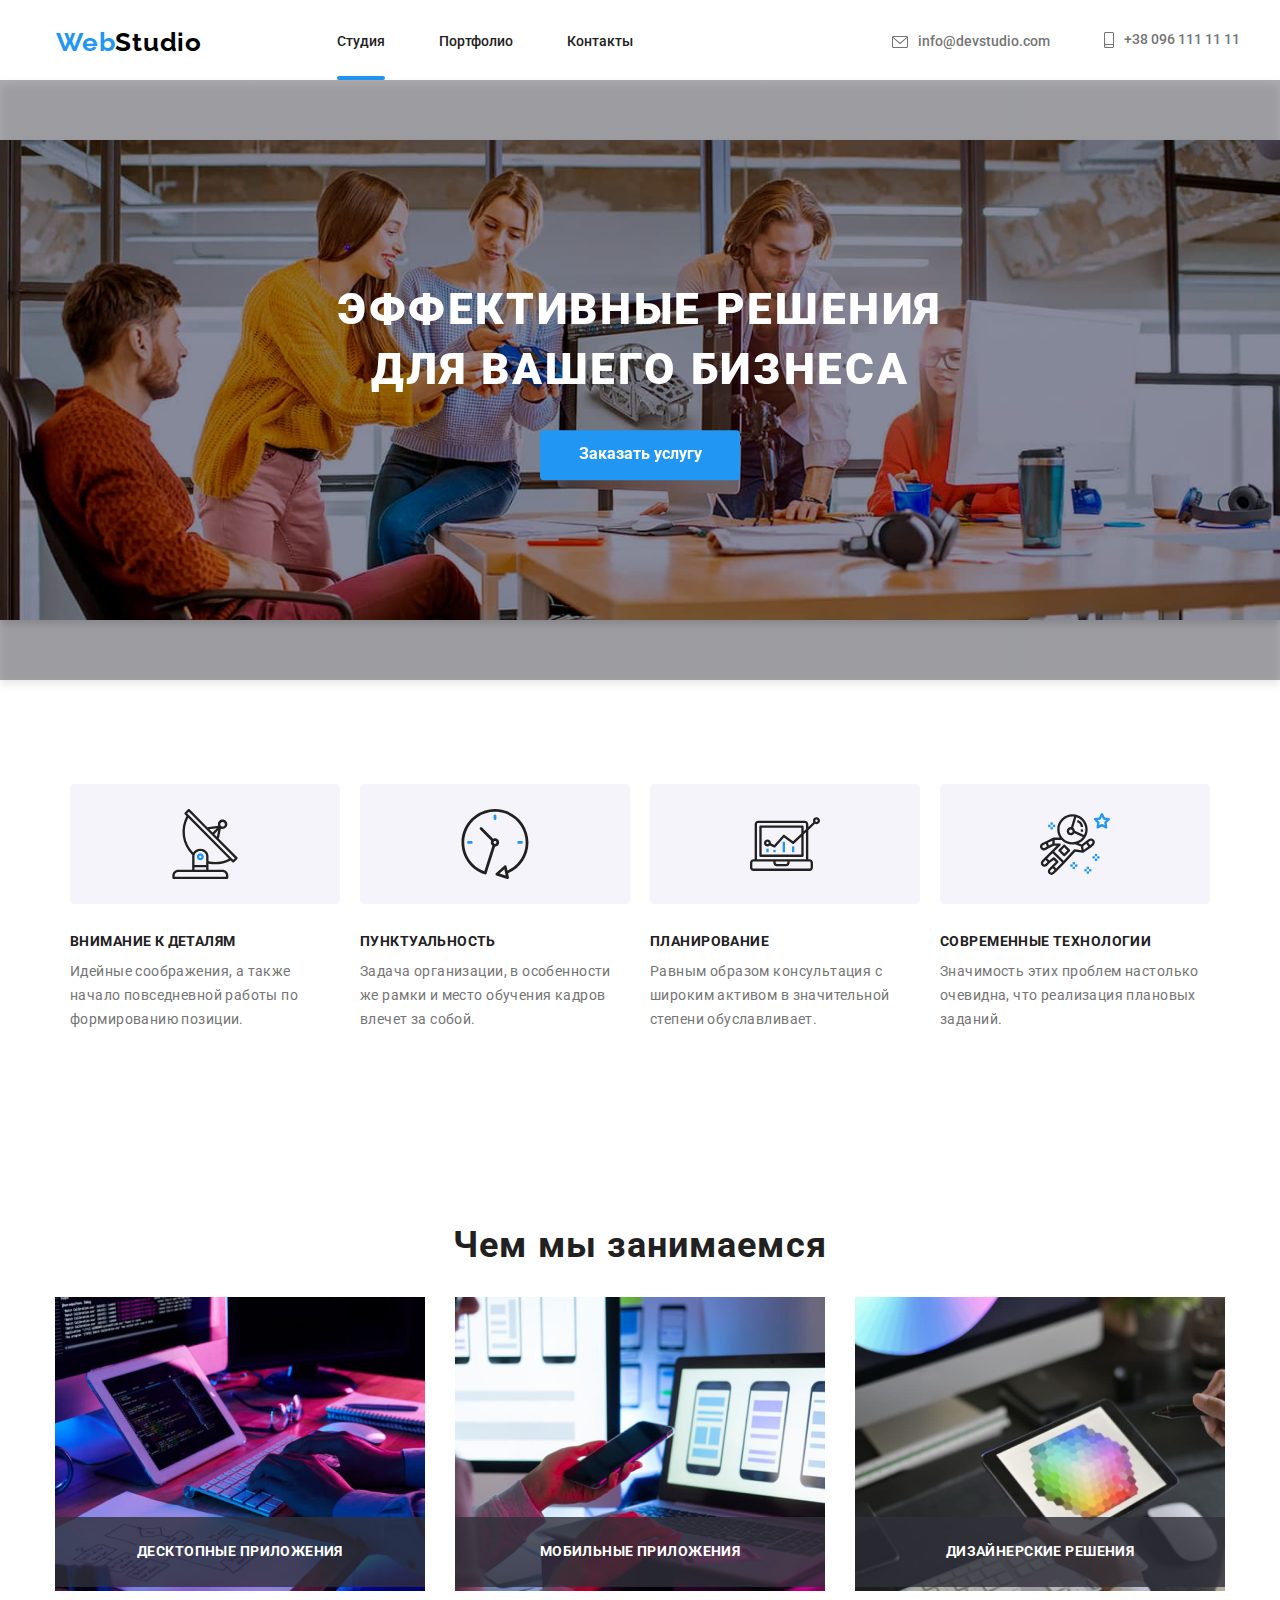
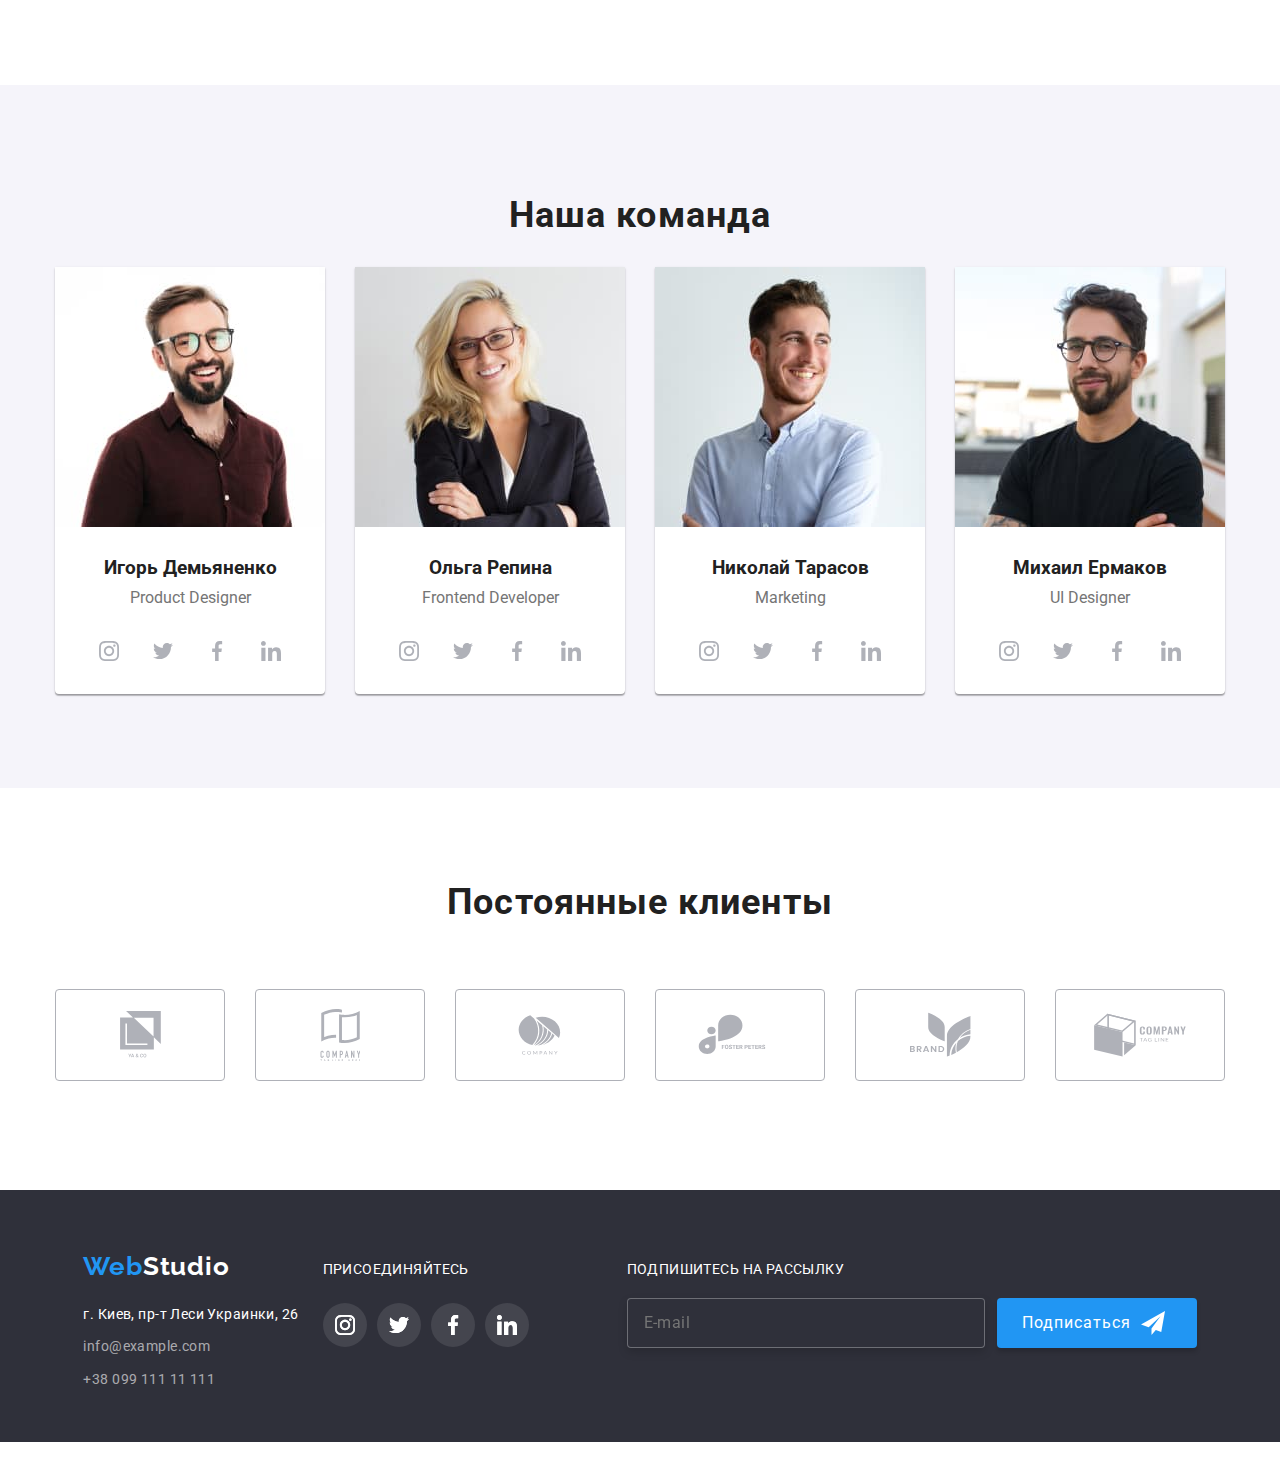
<file: index.html>
<!DOCTYPE html>
<html lang="en">
<head>
    <meta charset="UTF-8">
    <meta http-equiv="X-UA-Compatible" content="IE=edge">
    <meta name="viewport" content="width=device-width, initial-scale=1.0">
    <link rel="preconnect" href="https://fonts.googleapis.com">
    <link rel="preconnect" href="https://fonts.gstatic.com" crossorigin>
    <link href="https://fonts.googleapis.com/css2?family=Oleo+Script&family=Raleway:wght@700&family=Roboto:wght@400;500;700;900&display=swap" rel="stylesheet">
    <link rel="stylesheet" href="./css/modern-normalize.css">
    <link rel="stylesheet" href="./css/main.min.css">
    <title>WebStudio</title>
</head>
<body>
     <!--header section-->
    <header class="header flex-container">
        <div class="container flex-container reset header__mobile">
            <a class="header__logo reset headerBlock" href="#"><span class="logo__web">Web</span><span class="logo__studio">Studio</span></a>
            <!-- header mobile menu-burger- -->
            <div class="menu__btn">
                <span></span>
                <span></span>
                <span></span>
            </div>
        </div>
        <div class="container flex-container reset header__desctop">
            <a class="header__logo reset" href="#"><span class="logo__web">Web</span><span class="logo__studio">Studio</span></a>
            <nav>
                <ul class="header__links reset">
                    <li> 
                        <a class="navigation navigation__active" href="#">Студия</a> 
                    </li>   
                    <li>    
                        <a class="navigation" href="./portfolio.html">Портфолио</a>
                    </li>   
                    <li> 
                        <a class="navigation" href="#">Контакты</a>
                    </li>       
                </ul>
            </nav>
            <!-- contacts section--> 
            <ul class="header__contacts reset">
                <li>
                    <a class="contacts__link contacts__mail" href="mailto:info@devstudio.com">
                        <svg width="16px" height="12px">
                            <use class="icon-normal" href="./images/icons/icons.svg#icon-e-mail2"></use>
                            <use class="icon-hover" href="./images/icons/icons.svg#icon-e-mail1"></use>
                        </svg>
                        <span>info@devstudio.com</span>
                    </a>
                </li>
                <li>
                    <a class="contacts__link" href="tel:+380961111111">
                        <svg width="10px" height="16px">
                            <use class="icon-normal" href="./images/icons/icons.svg#icon-smartphone2"></use>
                            <use class="icon-hover" href="./images/icons/icons.svg#icon-smartphone1"></use>
                        </svg>
                        <span>+38 096 111 11 11</span>
                    </a>
                </li>
            </ul>
        </div> 
    </header> 
    <div class="menu reset">
        <nav>
            <ul class="menu__studia reset">
                <li><a href="#" class="menu__activeLink">Cтудия</a></li>
                <li><a href="./portfolio.html">Портфолио</a></li>
                <li><a href="#">Контакты</a></li>
            </ul>
            <ul class="menu__contacts reset">
                <li class="menu__phone">+38 096 111 11 11</li>
                <li class="menu__mail">info@devstudio.com</li>
            </ul>    
            <ul class="menu__social reset">               
                <li class="withBorder"><a href="#">Instagram </a></li>
                <li class="withBorder leftSpace"><a href="#">Twitter </a> </li>
                <li class="withBorder leftSpace"><a href="#">Facebook </a></li>
                <li class="leftSpace"><a href="#">LinkedIn </a></li> 
            </ul>
        </nav>        
    </div>                    
    <main class="mainBlock">  
        <!--effective solutions section-->  
        <section class= "solutions">
            <picture>
                <!-- desktop -->
                <source media="(min-width: 1200px)" srcset="./images/effective_solutions/solutions_desktop@1x.jpg 1x, ./images/effective_solutions/solutions_desktop@2x.jpg 2x" />
                 <!-- tablet -->
                 <source media="(min-width: 768px) and (max-width: 1199px)" srcset="./images/effective_solutions/solutions_tablet@1x.jpg 1x, ./images/effective_solutions/solutions_tablet@2x.jpg 2x" />
                <!-- mobile -->
                <source media="(max-width: 767px)" srcset="./images/effective_solutions/solutions_mobile@1x.jpg 1x, ./images/effective_solutions/solutions_mobile@2x.jpg 2x" />
                <!-- alt -->
                <img src="./images/effective_solutions/effective-solutions_bg_photo.jpg" alt="effective solutions">
            </picture>   
            <div class="solutions__text">
                <h1 class="container reset">
                    Эффективные решения<br />для вашего бизнеса
                </h1>
                <button type="button" class="data-modal-open">Заказать услугу</button>    
            </div>
        </section> 
        <!--our advantages section-->  
        <section class="advantages container-content">
            <ul class="container__flex container">
                <li class="advantages__list icon-antenna">
                    <h3 class="advantages__title reset">Внимание к деталям</h3>
                    <p class="advantages__text reset">Идейные соображения, а также начало повседневной работы по формированию позиции.</p>
                </li>
                <li class="advantages__list icon-clock">
                    <h3 class="advantages__title reset">Пунктуальность</h3>
                    <p class="advantages__text reset">Задача организации, в особенности же рамки и место обучения кадров влечет за собой.</p> 
                </li>
                <li class="advantages__list icon-diagram">
                    <h3 class="advantages__title reset">Планирование</h3>
                    <p class="advantages__text reset">Равным образом консультация с широким активом в значительной степени обуславливает.</p>
                </li>
                <li class="advantages__list icon-astronaut">
                    <h3 class="advantages__title reset">Современные технологии</h3>
                    <p class="advantages__text reset">Значимость этих проблем настолько очевидна, что реализация плановых заданий.</p>
                </li>
            </ul>
        </section>
        <!--What we are doing section--> 
        <section class="we-are-doing container-content">
            <h2 class="page-tittles container reset">Чем мы занимаемся</h2>
            <ul class="container__flex container">
                <li>
                    <img src="images/what-we_are_doing/foto1.jpg" alt="foto1" width="370" height="294">
                    <p class="description reset">Десктопные приложения</p>
                </li>
                <li>
                    <img src="images/what-we_are_doing/foto2.jpg" alt="foto2" width="370" height="294">
                    <p class="description reset">Мобильные приложения</p>
                </li>
                <li>
                    <img src="images/what-we_are_doing/foto3.jpg" alt="foto3" width="370" height="294">
                    <p class="description reset">Дизайнерские решения</p>
                </li>
            </ul>
        </section>
        <!--Our comand section-->  
        <section class="command container-content">
            <h2 class="command__titles container reset">Наша команда</h2>
            <!--Igor Demianenko section--> 
            <ul class="command__group container__flex container reset">
                <li class="command__list container-content"> 
                    <!-- Igor Demianenko> -->
                    <picture>
                        <!-- desktop -->
                        <source media="(min-width: 1200px)" srcset="./images/our_command/command1/comanda1_desktop@1х.jpg 1x, ./images/our_command/command1/comanda1_desktop@2х.jpg 2x"/>
                          <!-- tablet -->
                        <source media="(min-width: 768px) and (max-width: 1199px)" srcset="./images/our_command/command1/comanda1_tablet@1х.jpg 1x, ./images/our_command/command1/comanda1_tablet@2х.jpg 2x" />
                        <!-- mobile -->
                        <source media="(min-width: 480px) and (max-width: 767px)" srcset="./images/our_command/command1/comanda1_mobile@1х.jpg 1x, ./images/our_command/command1/comanda1_mobile@2х.jpg 2x" />
                        <source media="(max-width: 479px)" srcset="./images/our_command/command1/comanda1_desktop@1х.jpg 1x, ./images/our_command/command1/comanda1_desktop@2х.jpg 2x"/>
                        <!-- alt -->
                        <img src="./images/our_command/command1/comanda1.jpg" alt="Igor Demianenko">
                    </picture>
                    <h3 class="command__title reset">Игорь Демьяненко</h3>
                    <p class="command__text reset">Product Designer</p>
                        <ul class="icon-social-links reset">
                            <li>
                                <a href="#" class="icons">
                                    <svg width="20" height="20">
                                        <use class="icons" href="./images/icons/icons.svg#icon-icon-instagram2"></use>
                                        <use class="icon-hover" href="./images/icons/icons.svg#icon-icon-instagram"></use>
                                    </svg>
                                </a>    
                            </li>
                            <li>
                                <a href="#" class="icons">
                                    <svg width="20" height="20">
                                        <use class="icons" href="./images/icons/icons.svg#icon-icon-twitter2"></use>
                                        <use class="icon-hover" href="./images/icons/icons.svg#icon-icon-twitter"></use>
                                    </svg>
                                </a> 
                            </li> 
                            <li>
                                <a href="#" class="icons">
                                    <svg width="20" height="20">
                                        <use class="icons" href="./images/icons/icons.svg#icon-icon-facebook2"></use>
                                        <use class="icon-hover" href="./images/icons/icons.svg#icon-icon-facebook"></use>
                                    </svg>
                                </a>    
                            </li>
                            <li>
                                <a href="#" class="icons">
                                    <svg width="20" height="20">
                                        <use class="icons" href="./images/icons/icons.svg#icon-icon-linkedin2"></use>
                                        <use class="icon-hover" href="./images/icons/icons.svg#icon-icon-linkedin"></use>
                                    </svg>
                                </a> 
                            </li>
                        </ul>  
                </li>
                <!--Olga Repina section--> 
                <li class="command__list container-content"> 
                    <picture>
                        <!-- desktop -->
                        <source media="(min-width: 1200px)" srcset="./images/our_command/command2/comanda2_desktop@1х.jpg 1x, ./images/our_command/command2/comanda2_desktop@2х.jpg 2x"/>
                        <!-- tablet -->
                        <source media="(min-width: 768px) and (max-width: 1199px)" srcset="./images/our_command/command2/comanda2_tablet@1х.jpg 1x, ./images/our_command/command2/comanda2_tablet@2х.jpg 2x"/>
                        <!-- mobile -->
                        <source media="(min-width: 480px) and (max-width: 767px)" srcset="./images/our_command/command2/comanda2_mobile@1х.jpg 1x, ./images/our_command/command2/comanda2_mobile@2х.jpg 2x"/>
                        <source media="(max-width: 479px)" srcset="./images/our_command/command2/comanda2_desktop@1х.jpg 1x, ./images/our_command/command2/comanda2_desktop@2х.jpg 2x"/>
                        <!-- alt -->
                        <img src="./images/our_command/command2/comanda2.jpg" alt="Olga Repina">
                    </picture>
                    <h3 class="command__title reset">Ольга Репина</h3>
                    <p class="command__text reset">Frontend Developer</p>
                    <ul class="icon-social-links reset">
                        <li>
                            <a href="#"  class="icons">
                                <svg width="20" height="20">
                                    <use class="icons" href="./images/icons/icons.svg#icon-icon-instagram2"></use>
                                    <use class="icon-hover" href="./images/icons/icons.svg#icon-icon-instagram"></use>
                                </svg>
                             </a>
                        </li>
                        <li>
                            <a href="#" class="icons">
                                <svg width="20" height="20">
                                    <use class="icons" href="./images/icons/icons.svg#icon-icon-twitter2"></use>
                                    <use class="icon-hover" href="./images/icons/icons.svg#icon-icon-twitter"></use>
                                </svg>
                             </a>
                        </li>
                        <li>
                            <a href="#" class="icons">
                                <svg width="20" height="20">
                                    <use class="icons" href="./images/icons/icons.svg#icon-icon-facebook2"></use>
                                    <use class="icon-hover" href="./images/icons/icons.svg#icon-icon-facebook"></use>
                                </svg>
                            </a>
                        </li>
                        <li>
                            <a href="#" class="icons">
                                <svg width="20" height="20">
                                    <use class="icons" href="./images/icons/icons.svg#icon-icon-linkedin2"></use>
                                    <use class="icon-hover" href="./images/icons/icons.svg#icon-icon-linkedin"></use>
                                </svg>
                            </a>    
                        </li>
                    </ul>  
                </li>             
                <!--Nikolai Tarasov section--> 
                <li class="command__list container-content"> 
                    <picture>
                        <!-- desktop -->
                        <source media="(min-width: 1200px)" srcset="./images/our_command/command3/comanda3_desktop@1х.jpg 1x, ./images/our_command/command3/comanda3_desktop@2х.jpg 2x"/>
                        <!-- tablet -->
                        <source media="(min-width: 768px) and (max-width: 1199px)" srcset="./images/our_command/command3/comanda3_tablet@1х.jpg 1x, ./images/our_command/command3/comanda3_tablet@2х.jpg 2x" />
                        <!-- mobile -->
                        <source media="(min-width: 480px) and (max-width: 767px)" srcset="./images/our_command/command3/comanda3_mobile@1х.jpg 1x, ./images/our_command/command3/comanda3_mobile@2х.jpg 2x" />
                        <source media="(max-width: 479px)" srcset="./images/our_command/command3/comanda3_desktop@1х.jpg 1x, ./images/our_command/command3/comanda3_desktop@2х.jpg 2x"/>
                        <!-- alt -->
                        <img src="./images/our_command/command3/comanda3.jpg" alt="Nikolai Tarasov">
                    </picture>              
                    <h3 class="command__title reset">Николай Тарасов</h3>
                    <p class="command__text reset">Marketing</p>
                    <ul class="icon-social-links reset">
                        <li>
                            <a href="#" class="icons">
                                <svg width="20" height="20">
                                    <use class="icons" href="./images/icons/icons.svg#icon-icon-instagram2"></use>
                                    <use class="icon-hover" href="./images/icons/icons.svg#icon-icon-instagram"></use>
                                </svg>
                            </a>
                        </li>
                        <li>
                            <a href="#" class="icons">
                                <svg width="20" height="20">
                                    <use class="icons" href="./images/icons/icons.svg#icon-icon-twitter2"></use>
                                    <use class="icon-hover" href="./images/icons/icons.svg#icon-icon-twitter"></use>
                                </svg>
                            </a>
                        </li>
                        <li>
                            <a href="#" class="icons">
                                <svg width="20" height="20">
                                    <use class="icons" href="./images/icons/icons.svg#icon-icon-facebook2"></use>
                                    <use class="icon-hover" href="./images/icons/icons.svg#icon-icon-facebook"></use>
                                </svg>
                            </a>
                        </li>
                        <li>
                            <a href="#" class="icons">
                                <svg width="20" height="20">
                                    <use class="icons" href="./images/icons/icons.svg#icon-icon-linkedin2"></use>
                                    <use class="icon-hover" href="./images/icons/icons.svg#icon-icon-linkedin"></use>
                                </svg>
                            </a>
                        </li>
                    </ul>  
                </li>    
                <!--Mikhail Ermakov section--> 
                <li class="command__list container-content"> 
                    <picture>
                        <!-- desktop -->
                        <source media="(min-width: 1200px)" srcset="./images/our_command/command4/comanda4_desktop@1х.jpg 1x, ./images/our_command/command4/comanda4_desktop@2х.jpg 2x"/>
                        <!-- tablet -->
                        <source media="(min-width: 768px) and (max-width: 1199px)" srcset="./images/our_command/command4/comanda4_tablet@1х.jpg 1x, ./images/our_command/command4/comanda4_tablet@2х.jpg 2x"/>
                        <!-- mobile -->
                        <source media="(min-width: 480px) and (max-width: 767px)" srcset="./images/our_command/command4/comanda4_mobile@1х.jpg 1x, ./images/our_command/command4/comanda4_mobile@2х.jpg 2x"/>
                        <source media="(max-width: 479px)" srcset="./images/our_command/command4/comanda4_desktop@1х.jpg 1x, ./images/our_command/command4/comanda4_desktop@2х.jpg 2x"/>
                        <!-- alt -->
                        <img src="./images/our_command/command4/comanda4.jpg" alt="Mikhail Ermakov">
                    </picture>   
                    <h3 class="command__title reset">Михаил Ермаков</h3>
                    <p class="command__text reset">UI Designer</p>
                    <ul class="icon-social-links reset">
                        <li>
                            <a href="#" class="icons">
                                <svg width="20" height="20">
                                    <use class="icons" href="./images/icons/icons.svg#icon-icon-instagram2"></use>
                                    <use class="icon-hover" href="./images/icons/icons.svg#icon-icon-instagram"></use>
                                </svg>
                            </a>
                        </li>
                        <li>
                            <a href="#" class="icons">
                                <svg width="20" height="20">
                                    <use class="icons" href="./images/icons/icons.svg#icon-icon-twitter2"></use>
                                    <use class="icon-hover" href="./images/icons/icons.svg#icon-icon-twitter"></use>
                                </svg>
                            </a>    
                        </li>
                        <li>
                            <a href="#" class="icons">
                                <svg width="20" height="20">
                                    <use class="icons" href="./images/icons/icons.svg#icon-icon-facebook2"></use>
                                    <use class="icon-hover" href="./images/icons/icons.svg#icon-icon-facebook"></use>
                                </svg>
                            </a>    
                        </li>
                        <li>
                            <a href="#" class="icons">
                                <svg width="20" height="20">
                                    <use class="icons" href="./images/icons/icons.svg#icon-icon-linkedin2"></use>
                                    <use class="icon-hover" href="./images/icons/icons.svg#icon-icon-linkedin"></use>
                                </svg>
                            </a>    
                        </li>
                    </ul>  
                </li>
            </ul> 
        </section>
        <!-- Regular clients -->
        <section class="clients container-content"> 
            <h2 class="page-tittles container reset">Постоянные клиенты</h2>
            <ul class="reset container__flex container">
                <li class="client__list">
                    <a href="#" class="client__icon container__flex">
                        <svg width="41" height="46.7">
                            <use class="client__normal" href="./images/icons/icons.svg#icon-Client1_logo"></use>
                            <use class="client__hover" href="./images/icons/icons.svg#icon-Client1b_logo"></use>
                        </svg>  
                    </a>
                </li>
                <li class="client__list">
                    <a href="#" class="client__icon container__flex">
                        <svg width="40" height="52">
                            <use class="client__normal" href="./images/icons/icons.svg#icon-Client2_logo"></use>
                            <use class="client__hover" href="./images/icons/icons.svg#icon-Client2b_logo"></use>
                        </svg>
                    </a>
                </li>
                <li class="client__list">
                    <a href="#" class="client__icon container__flex">
                        <svg width="43.46" height="41.18">
                            <use class="client__normal" href="./images/icons/icons.svg#icon-Client3_logo"></use>
                            <use class="client__hover" href="./images/icons/icons.svg#icon-Client3b_logo"></use>
                        </svg>
                    </a>
                </li>
                <li class="client__list">
                    <a href="#" class="client__icon container__flex">
                        <svg width="84.44" height="40.62">
                            <use class="client__normal" href="./images/icons/icons.svg#icon-Client4_logo"></use>
                            <use class="client__hover" href="./images/icons/icons.svg#icon-Client4b_logo"></use>
                        </svg>
                    </a>
                </li>
                <li class="client__list">
                    <a href="#" class="client__icon container__flex">
                        <svg width="62.54" height="45.43">
                            <use class="client__normal" href="./images/icons/icons.svg#icon-Client5_logo"></use>
                            <use class="client__hover" href="./images/icons/icons.svg#icon-Client5b_logo"></use>
                        </svg>
                    </a>
                </li>
                <li class="client__list">
                    <a href="#" class="client__icon container__flex">
                        <svg width="93.79" height="43.93">
                            <use class="client__normal" href="./images/icons/icons.svg#icon-Client6_logo"></use>
                            <use class="client__hover" href="./images/icons/icons.svg#icon-Client6b_logo"></use>
                        </svg>
                    </a>
                </li>
            </ul> 
        </section>
    </main>
    <!-- footer -->
    <footer class="container footer container__flex"> 
        <div class="container container__flex container-footer footer__desctop">
            <div class="reset footer__contacts">
                <a href="#"><span class="logo__web">Web</span><span class="logo__studio logo__webstudio">Studio</span></a>
                <address>
                    <ul class="reset">
                        <li>   
                            <a class="footer__link" href="https://www.google.com/maps/place/%D0%B1%D1%83%D0%BB%D1%8C%D0%B2%D0%B0%D1%80+%D0%9B%D0%B5%D1%81%D1%96+%D0%A3%D0%BA%D1%80%D0%B0%D1%97%D0%BD%D0%BA%D0%B8,+26,+%D0%9A%D0%B8%D1%97%D0%B2,+02000/@50.4265807,30.5361971,17z/data=!3m1!4b1!4m5!3m4!1s0x40d4cf0e033ecbe9:0x57a4dffefec77da0!8m2!3d50.4265807!4d30.5383858">
                                г. Киев, пр-т Леси Украинки, 26
                            </a>
                        </li>
                        <li>
                            <a class="footer__address" href="mailto:info@example.com">info@example.com</a>
                        </li>
                        <li>
                            <a class="footer__tel" href="tel:+380991111111">+38 099 111 11 111</a>
                        </li>
                    </ul>
                </address>
            </div>
            <!-- footer social links -->
            <div class="reset footer__connect">
                <p class="footer__links reset">присоединяйтесь</p>
                <ul class="reset footer__icon">
                    <li>
                        <a href="#" class="footer__icons">
                            <svg width="20" height="20">
                                <use class="footer-icon" href="./images/icons/icons.svg#icon-icon-instagram"></use>
                                <use class="footer-icon-hover" href="./images/icons/icons.svg#icon-icon-instagram"></use>
                            </svg>
                        </a>
                    </li>
                    <li>
                        <a href="#" class="footer__icons">
                            <svg width="20" height="20">
                                <use class="footer-icon" href="./images/icons/icons.svg#icon-icon-twitter"></use>
                                <use class="footer-icon-hover" href="./images/icons/icons.svg#icon-icon-twitter"></use>
                            </svg>
                        </a>
                    </li>
                    <li>
                        <a href="#" class="footer__icons">
                            <svg width="20" height="20">
                                <use class="footer-icon" href="./images/icons/icons.svg#icon-icon-facebook"></use>
                                <use class="footer-icon-hover" href="./images/icons/icons.svg#icon-icon-facebook"></use>
                            </svg>
                        </a>
                    </li>
                    <li>
                        <a href="#" class="footer__icons">
                            <svg width="20px" height="20px">
                                <use class="footer-icon" href="./images/icons/icons.svg#icon-icon-linkedin"></use>
                                <use class="footer-icon-hover" href="./images/icons/icons.svg#icon-icon-linkedin"></use>
                            </svg>
                        </a>
                    </li>
                </ul>
            </div>
             <!-- footer-subscribe-to-newsletter -->
            <div class="reset subscribe">
                <p class="reset subscribe__text">Подпишитесь на рассылку</p>
                <div class="reset subscribe__form">
                    <label for="mail"></label>
                    <input class="subscribe__input" placeholder="E-mail" name="mail" id="mail" />
                    <button class="subscribe__button container__flex" type="button">Подписаться
                        <svg class="subscribe__icon" width="24px" height="24px">
                            <use class="subscribe__icon" href="./images/icons/icons.svg#icon-playn"></use>
                        </svg>    
                    </button>
                </div>
            </div>
        </div>
        <div class="container container__flex container-footer footer__mobile">
            <div class="reset footer__connecting">
                <div class="reset footer__contacts">
                    <a href="#"><span class="logo__web">Web</span><span class="logo__studio logo__webstudio">Studio</span></a>
                    <address>
                        <ul class="reset">
                            <li>   
                                <a class="footer__link" href="https://www.google.com/maps/place/%D0%B1%D1%83%D0%BB%D1%8C%D0%B2%D0%B0%D1%80+%D0%9B%D0%B5%D1%81%D1%96+%D0%A3%D0%BA%D1%80%D0%B0%D1%97%D0%BD%D0%BA%D0%B8,+26,+%D0%9A%D0%B8%D1%97%D0%B2,+02000/@50.4265807,30.5361971,17z/data=!3m1!4b1!4m5!3m4!1s0x40d4cf0e033ecbe9:0x57a4dffefec77da0!8m2!3d50.4265807!4d30.5383858">
                                    г. Киев, пр-т Леси Украинки, 26
                                </a>
                            </li>
                            <li>
                                <a class="footer__address" href="mailto:info@example.com">info@example.com</a>
                            </li>
                            <li>
                                <a class="footer__tel" href="tel:+380991111111">+38 099 111 11 111</a>
                            </li>
                        </ul>
                    </address>
                </div>
                <!-- footer social links -->
                <div class="reset footer__connect">
                    <p class="footer__links reset">присоединяйтесь</p>
                    <ul class="reset footer__icon">
                        <li>
                            <a href="#" class="footer__icons">
                                <svg width="20" height="20">
                                    <use class="footer-icon" href="./images/icons/icons.svg#icon-icon-instagram"></use>
                                    <use class="footer-icon-hover" href="./images/icons/icons.svg#icon-icon-instagram"></use>
                                </svg>
                            </a>
                        </li>
                        <li>
                            <a href="#" class="footer__icons">
                                <svg width="20" height="20">
                                    <use class="footer-icon" href="./images/icons/icons.svg#icon-icon-twitter"></use>
                                    <use class="footer-icon-hover" href="./images/icons/icons.svg#icon-icon-twitter"></use>
                                </svg>
                            </a>
                        </li>
                        <li>
                            <a href="#" class="footer__icons">
                                <svg width="20" height="20">
                                    <use class="footer-icon" href="./images/icons/icons.svg#icon-icon-facebook"></use>
                                    <use class="footer-icon-hover" href="./images/icons/icons.svg#icon-icon-facebook"></use>
                                </svg>
                            </a>
                        </li>
                        <li>
                            <a href="#" class="footer__icons">
                                <svg width="20px" height="20px">
                                    <use class="footer-icon" href="./images/icons/icons.svg#icon-icon-linkedin"></use>
                                    <use class="footer-icon-hover" href="./images/icons/icons.svg#icon-icon-linkedin"></use>
                                </svg>
                            </a>
                        </li>
                    </ul>
                </div>
            </div>
             <!-- footer-subscribe-to-newsletter -->
            <div class="reset subscribe">
                <p class="reset subscribe__text">Подпишитесь на рассылку</p>
                <div class="reset subscribe__form">
                    <label for="mail"></label>
                    <input class="subscribe__input" placeholder="E-mail" name="email" id="еmail" />
                    <button class="subscribe__button container__flex" type="button">Подписаться
                        <svg class="subscribe__icon" width="24px" height="24px">
                            <use class="subscribe__icon" href="./images/icons/icons.svg#icon-playn"></use>
                        </svg>    
                    </button>
                </div>
            </div>
        </div>
    </footer>
    <!-- modal-window -->
    <div class="modal is-hidden">
        <div class="modal-window modal-open">
            <button class="data-modal-close">
                <svg width="11" height="11">
                    <use class="icon-normal" href="./images/icons/icons.svg#icon-close"></use>
                    <use class="icon-hover" href="./images/icons/icons.svg#icon-close1"></use>
                </svg>
            </button>
            <!-- input-modal-window --> 
            <div role="group">        
                <form>        
                    <h2 class="form-title reset">Оставьте свои данные, мы вам перезвоним</h2>
                    <div class="form">
                        <!-- name-modal-window -->
                        <div class="form-field">
                            <label class="form-label" for="name">Имя</label>   
                            <input class="form-input" type="text" name="name" id="name" > 
                            <span class="icon-modal">
                                <svg width="18px" height="18px">
                                    <use class="icon-normal" href="./images/icons/icons.svg#icon-name_modal"></use>
                                    <use class="icon-hover" href="./images/icons/icons.svg#icon-name_modal1"></use>
                                </svg>
                            </span>  
                        </div>
                        <!-- tel-modal-window -->
                        <div class="form-field">
                            <label class="form-label" for="tel"> Телефон</label>    
                            <input class="form-input" type="text" name="tel" id="tel">     
                            <span class="icon-modal">
                                <svg width="18px" height="18px">
                                    <use class="icon-normal" href="./images/icons/icons.svg#icon-tel_modal"></use>
                                    <use class="icon-hover" href="./images/icons/icons.svg#icon-tel_modal1"></use>
                                </svg>
                            </span>       
                        </div>
                        <!-- email-modal-window -->
                        <div class="form-field">
                            <label class="form-label" for="email">Почта </label>  
                            <input class="form-input" type="email" name="email" id="email">          
                            <span class="icon-modal">
                                <svg width="18px" height="18px">
                                    <use class="icon-normal" href="./images/icons/icons.svg#icon-email_modal"></use>
                                    <use class="icon-hover" href="./images/icons/icons.svg#icon-email_modal1"></use>
                                </svg>
                            </span>     
                        </div>
                        <!--comment-modal-window -->
                        <div class="form-field form-comment">
                            <label class="form-label" for="comment">Комментарий</label>
                            <textarea class="form-comment-input" name="comment" id="comment" rows="8" placeholder="Введите текст"></textarea>
                        </div>
                        <!-- I-agree-with-the-newsletter-modal-window -->
                        <div class="container__flex agree-box">
                            <div class="checkbox-total">
                                <input class="checkbox" type="checkbox" name="checkbox" value="" id="checkbox-modal">
                                <div class="icon-modal-check">    
                                    <svg width="16px" height="15px">
                                        <use class="icon-normal" href="./images/icons/icons.svg#icon-check_off"></use>
                                        <use class="icon-hover" href="./images/icons/icons.svg#icon-check_on"></use>
                                    </svg>
                                </div>
                            </div>
                            <p class="agree reset">Соглашаюсь с рассылкой и принимаю <a class="agreement" href="#">Условия договора</a></p>
                        </div>
                        
                        <!-- button-send-comment-modal-window -->
                        <button class="button-modal-window" type="submit">Отправить</button>
                    </div>
                </form>   
            </div>
        </div>
    </div>
    <!-- script -->   
    <script src="./js/modal.js"></script>
    <script src="./js/mobile-menu.js"></script>
    <script>      
        (() => {        
            const speakerForm = document.querySelector('.js-speaker-form')

            if (!speakerForm) {
                return;
            }
            speakerForm.addEventListener('submit', e => {
                e.preventDefault();
                new FormData(e.currentTarget).forEach((value, name) =>            
                    console.log(`${name}: ${value}`),            
                );
                e.currentTarget.reset();          
            }); 
        })();    
    </script>
</body>
</html>
</file>
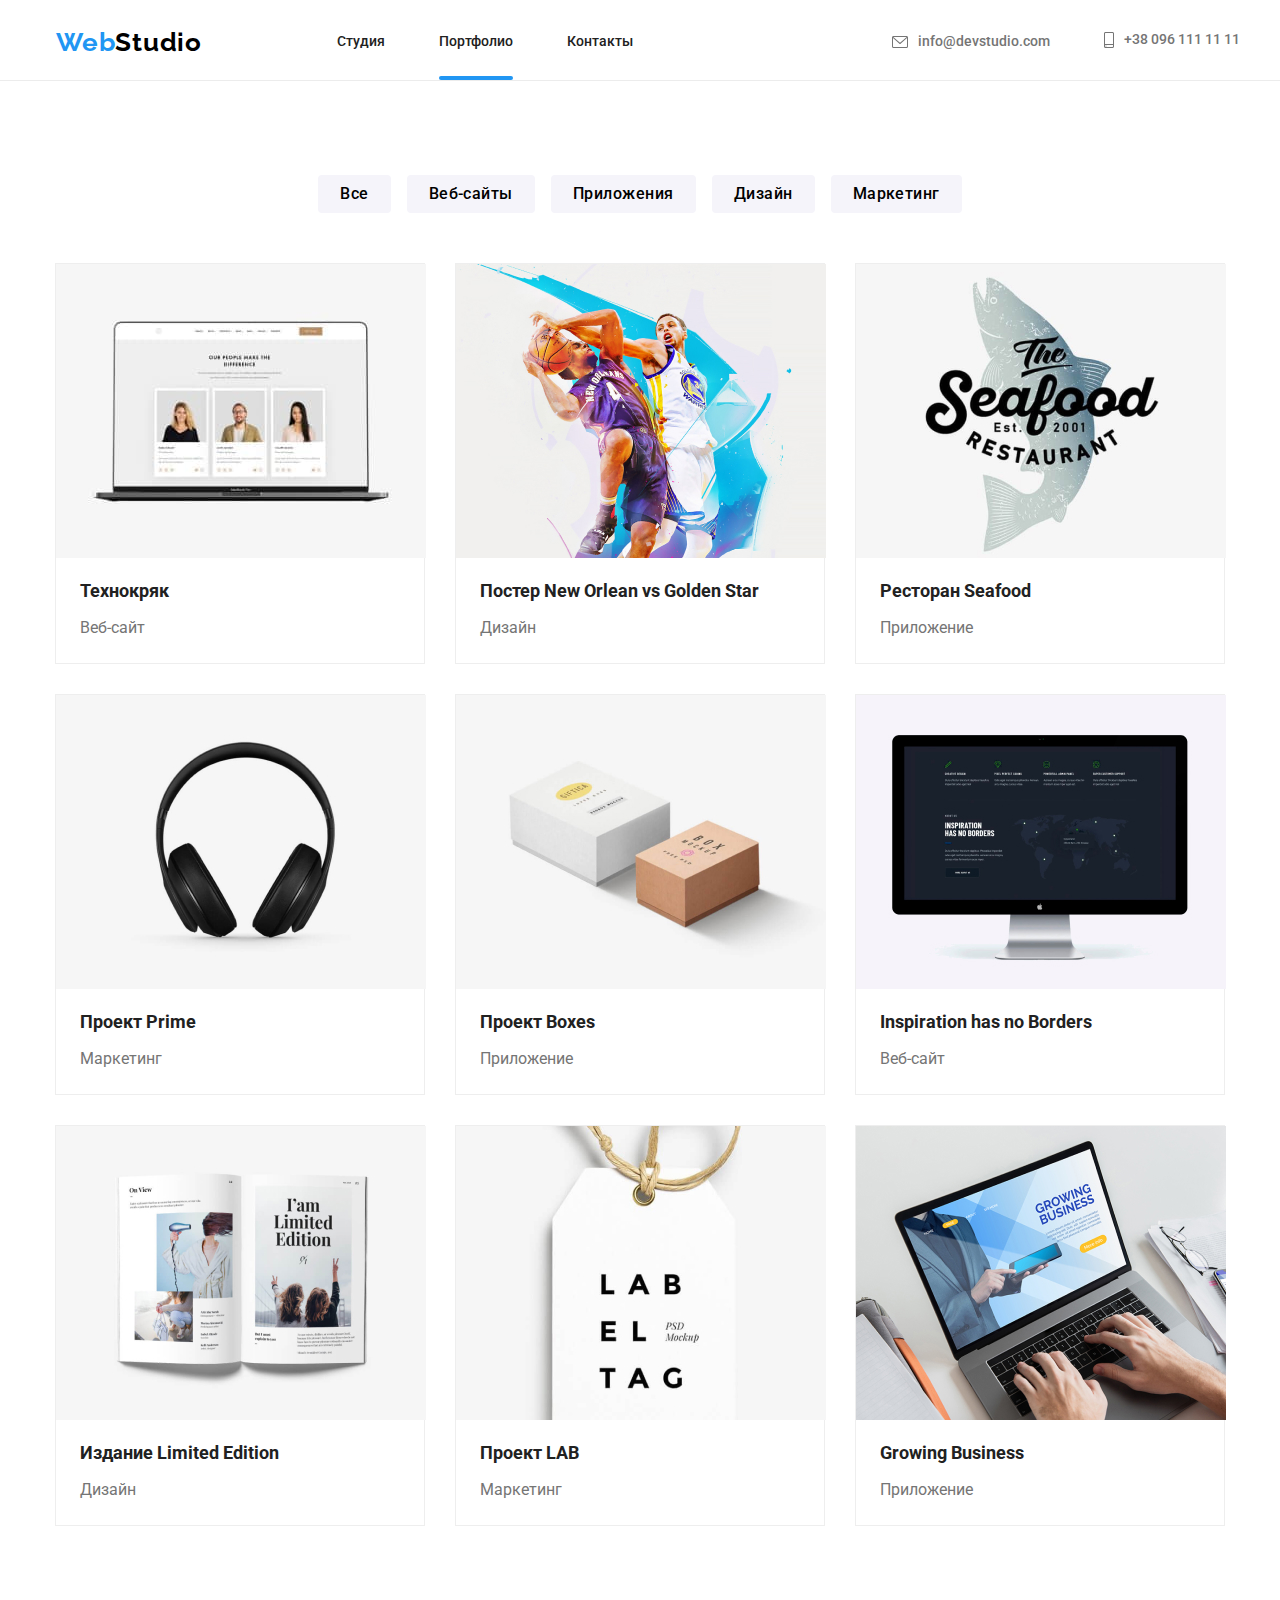
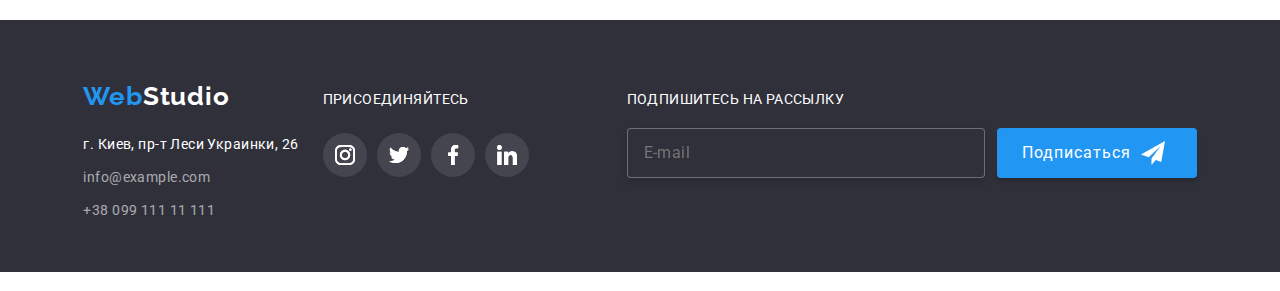
<file: portfolio.html>
<!DOCTYPE html>
<html lang="en">
<head>
    <meta charset="UTF-8">
    <meta http-equiv="X-UA-Compatible" content="IE=edge">
    <meta name="viewport" content="width=device-width, initial-scale=1.0">
    <link rel="preconnect" href="https://fonts.googleapis.com">
    <link rel="preconnect" href="https://fonts.gstatic.com" crossorigin>
    <link href="https://fonts.googleapis.com/css2?family=Oleo+Script&family=Raleway:wght@700&family=Roboto:wght@400;500;700;900&display=swap" rel="stylesheet">
    <link rel="stylesheet" href="./css/modern-normalize.css">
    <link rel="stylesheet" href="./css/main.min.css">
    <title>WebStudio portfolio</title>
</head>
<body>
     <!--header section-->  
     <header class="header flex-container">
        <div class="container flex-container reset header__mobile">
            <a class="header__logo reset headerBlock" href="./index.html"><span class="logo__web">Web</span><span class="logo__studio">Studio</span></a>
            <!-- header mobile menu-burger- -->
            <div class="menu__btn">
                <span></span>
                <span></span>
                <span></span>
            </div>
        </div>
        <div class="container flex-container reset header__desctop">
            <a class="header__logo reset" href="./index.html"><span class="logo__web">Web</span><span class="logo__studio">Studio</span></a>
            <nav>
                <ul class="header__links reset">
                    <li> 
                        <a class="navigation" href="./index.html">Студия</a> 
                    </li>   
                    <li>    
                        <a class="navigation navigation__active" href="#">Портфолио</a>
                    </li>   
                    <li> 
                        <a class="navigation" href="#">Контакты</a>
                    </li>       
                </ul>
            </nav>
            <!-- contacts section--> 
            <ul class="header__contacts reset">
                <li>
                    <a class="contacts__link contacts__mail" href="mailto:info@devstudio.com">
                        <svg width="16px" height="12px">
                            <use class="icon-normal" href="./images/icons/icons.svg#icon-e-mail2"></use>
                            <use class="icon-hover" href="./images/icons/icons.svg#icon-e-mail1"></use>
                        </svg>
                        <span>info@devstudio.com</span>
                    </a>
                </li>
                <li>
                    <a class="contacts__link" href="tel:+380961111111">
                        <svg width="10px" height="16px">
                            <use class="icon-normal" href="./images/icons/icons.svg#icon-smartphone2"></use>
                            <use class="icon-hover" href="./images/icons/icons.svg#icon-smartphone1"></use>
                        </svg>
                        <span>+38 096 111 11 11</span>
                    </a>
                </li>
            </ul>
        </div> 
    </header> 
    <div class="menu reset">
        <nav>
            <ul class="menu__studia reset">
                <li><a href="./index.html">Cтудия</a></li>
                <li><a class="menu__activeLink" href="#">Портфолио</a></li>
                <li><a href="#">Контакты</a></li>
            </ul>
            <ul class="menu__contacts reset">
                <li class="menu__phone">+38 096 111 11 11</li>
                <li class="menu__mail">info@devstudio.com</li>
            </ul>    
            <ul class="menu__social reset">               
                <li class="withBorder"><a href="#">Instagram </a></li>
                <li class="withBorder leftSpace"><a href="#">Twitter </a> </li>
                <li class="withBorder leftSpace"><a href="#">Facebook </a></li>
                <li class="leftSpace"><a href="#">LinkedIn </a></li> 
            </ul>
        </nav>        
    </div> 
    <main class="mainBlock">
        <!--Our portfolio section-->  
        <section class="portfolio container-content">
            <ul class="container__flex container menu__list">
                <li class="portfolio__button">
                    <button type="button" >Все</button>    
                </li>
                <li class="portfolio__button">
                    <button type="button">Веб-сайты</button>    
                </li>
                <li class="portfolio__button">
                    <button type="button">Приложения</button>    
                </li>
                <li class="portfolio__button">
                    <button type="button">Дизайн</button>    
                </li>
                <li class="portfolio__button">
                    <button type="button">Маркетинг</button>    
                </li>
            </ul>
            <ul class="portfolio__img container container__flex reset">
                <li class="portfolio__list">
                    <a class="portfolio__link reset" href="#">
                        <div class="portfolio__masks">
                            <div class="portfolio__overlay">
                                <p class="reset">Технокряк это современная площадка распространения коронавируса. Компании используют эту платформу для цифрового шпионажа и атак на защищённые сервера конкурентов.</p>
                            </div>
                        </div>
                        <img src="images/portfolio/portfolio1.jpg" alt="Технокряк" width="370" height="294">
                        <h3 class="portfolio__title reset">Технокряк</h3>
                        <p class="portfolio__text reset">Веб-сайт</p>
                    </a>
                </li>
                <li class="portfolio__list">
                    <a class="portfolio__link" href="#">
                        <div class="portfolio__masks">
                            <div class="portfolio__overlay">
                                <p class="reset">Технокряк это современная площадка распространения коронавируса. Компании используют эту платформу для цифрового шпионажа и атак на защищённые сервера конкурентов.</p>
                            </div>
                        </div>
                        <picture>
                            <!-- desktop -->
                            <source media="(min-width: 1200px)" srcset="./images/portfolio/desktop/portfolio2_desktop_@1x.jpg 1x, ./images/portfolio/desktop/portfolio2_desktop_@2x.jpg 2x" />
                             <!-- tablet -->
                             <source media="(min-width: 768px) and (max-width: 1199px)" srcset="./images/portfolio/tablet/portfolio2_tablet_@1x.jpg 1x, ./images/portfolio/tablet/portfolio2_tablet_@2x.jpg 2x" />
                            <!-- mobile -->
                            <source media="(max-width: 767px)" srcset="./images/portfolio/mobile/portfolio2_mobile_@1x.jpg 1x, ./images/portfolio/mobile/portfolio2_mobile_@2x.jpg 2x" />
                            <!-- alt -->
                            <img src="images/portfolio/portfolio2.jpg" alt="Постер New Orlean vs Golden Star" width="370" height="294">
                        </picture>   
                        <h3 class="portfolio__title reset">Постер New Orlean vs Golden Star</h3>
                        <p class="portfolio__text reset">Дизайн</p>
                    </a>
                </li>
                <li class="portfolio__list">
                    <a class="portfolio__link" href="#">
                        <div class="portfolio__masks">
                            <div class="portfolio__overlay">
                                <p class="reset">Технокряк это современная площадка распространения коронавируса. Компании используют эту платформу для цифрового шпионажа и атак на защищённые сервера конкурентов.</p>
                            </div>
                        </div>
                        <picture>
                            <!-- desktop -->
                            <source media="(min-width: 1200px)" srcset="./images/portfolio/desktop/portfolio3_desktop_@1x.jpg 1x, ./images/portfolio/desktop/portfolio3_desktop_@2x.jpg 2x" />
                             <!-- tablet -->
                             <source media="(min-width: 768px) and (max-width: 1199px)" srcset="./images/portfolio/tablet/portfolio3_tablet_@1x.jpg 1x, ./images/portfolio/tablet/portfolio3_tablet_@2x.jpg 2x" />
                            <!-- mobile -->
                            <source media="(max-width: 767px)" srcset="./images/portfolio/mobile/portfolio3_mobile_@1x.jpg 1x, ./images/portfolio/mobile/portfolio3_mobile_@2x.jpg 2x" />
                            <!-- alt -->
                            <img src="images/portfolio/portfolio3.jpg" alt="Ресторан Seafood" width="370" height="294">
                        </picture>   
                        <h3 class="portfolio__title reset">Ресторан Seafood</h3>
                        <p class="portfolio__text reset">Приложение</p>
                    </a>
                </li>
                <li class="portfolio__list">
                    <a class="portfolio__link" href="#">
                        <div class="portfolio__masks">
                            <div class="portfolio__overlay">
                                <p class="reset">Технокряк это современная площадка распространения коронавируса. Компании используют эту платформу для цифрового шпионажа и атак на защищённые сервера конкурентов.</p>
                            </div>
                        </div>
                        <picture>
                            <!-- desktop -->
                            <source media="(min-width: 1200px)" srcset="./images/portfolio/desktop/portfolio4_desktop_@1x.jpg 1x, ./images/portfolio/desktop/portfolio4_desktop_@2x.jpg 2x" />
                             <!-- tablet -->
                             <source media="(min-width: 768px) and (max-width: 1199px)" srcset="./images/portfolio/tablet/portfolio4_tablet_@1x.jpg 1x, ./images/portfolio/tablet/portfolio4_tablet_@2x.jpg 2x" />
                            <!-- mobile -->
                            <source media="(max-width: 767px)" srcset="./images/portfolio/mobile/portfolio4_mobile_@1x.jpg 1x, ./images/portfolio/mobile/portfolio4_mobile_@2x.jpg 2x" />
                            <!-- alt -->
                            <img src="images/portfolio/portfolio4.jpg" alt="Проект Prime" width="370" height="294">
                        </picture>      
                        <h3 class="portfolio__title reset">Проект Prime</h3>
                        <p class="portfolio__text reset">Маркетинг</p>
                    </a>
                </li>
                <li class="portfolio__list">
                    <a class="portfolio__link" href="#">
                        <div class="portfolio__masks">
                            <div class="portfolio__overlay">
                                <p class="reset">Технокряк это современная площадка распространения коронавируса. Компании используют эту платформу для цифрового шпионажа и атак на защищённые сервера конкурентов.</p>
                            </div>
                        </div>
                        <picture>
                            <!-- desktop -->
                            <source media="(min-width: 1200px)" srcset="./images/portfolio/desktop/portfolio5_desktop_@1x.jpg 1x, ./images/portfolio/desktop/portfolio5_desktop_@2x.jpg 2x" />
                             <!-- tablet -->
                             <source media="(min-width: 768px) and (max-width: 1199px)" srcset="./images/portfolio/tablet/portfolio5_tablet_@1x.jpg 1x, ./images/portfolio/tablet/portfolio5_tablet_@2x.jpg 2x" />
                            <!-- mobile -->
                            <source media="(max-width: 767px)" srcset="./images/portfolio/mobile/portfolio5_mobile_@1x.jpg 1x, ./images/portfolio/mobile/portfolio5_mobile_@2x.jpg 2x" />
                            <!-- alt -->
                            <img src="images/portfolio/portfolio5.jpg" alt="Проект Boxes" width="370" height="294">
                        </picture>   
                        <h3 class="portfolio__title reset">Проект Boxes</h3>
                        <p class="portfolio__text reset">Приложение</p>
                    </a>
                </li>
                <li class="portfolio__list">
                    <a class="portfolio__link" href="#">
                        <div class="portfolio__masks">
                            <div class="portfolio__overlay">
                                <p class="reset">Технокряк это современная площадка распространения коронавируса. Компании используют эту платформу для цифрового шпионажа и атак на защищённые сервера конкурентов.</p>
                            </div>
                        </div>
                        <picture>
                            <!-- desktop -->
                            <source media="(min-width: 1200px)" srcset="./images/portfolio/desktop/portfolio6_desktop_@1x.jpg 1x, ./images/portfolio/desktop/portfolio6_desktop_@2x.jpg 2x" />
                             <!-- tablet -->
                             <source media="(min-width: 768px) and (max-width: 1199px)" srcset="./images/portfolio/tablet/portfolio6_tablet_@1x.jpg 1x, ./images/portfolio/tablet/portfolio6_tablet_@2x.jpg 2x" />
                            <!-- mobile -->
                            <source media="(max-width: 767px)" srcset="./images/portfolio/mobile/portfolio6_mobile_@1x.jpg 1x, ./images/portfolio/mobile/portfolio6_mobile_@2x.jpg 2x" />
                            <!-- alt -->
                            <img src="images/portfolio/portfolio6.jpg" alt="Inspiration has no Borders" width="370" height="294">
                        </picture>   
                        <h3 class="portfolio__title reset">Inspiration has no Borders</h3>
                        <p class="portfolio__text reset">Веб-сайт</p>
                    </a>   
                </li>
                <li class="portfolio__list">
                    <a class="portfolio__link" href="#">
                        <div class="portfolio__masks">
                            <div class="portfolio__overlay">
                                <p class="reset">Технокряк это современная площадка распространения коронавируса. Компании используют эту платформу для цифрового шпионажа и атак на защищённые сервера конкурентов.</p>
                            </div>
                        </div>
                    <picture>
                        <!-- desktop -->     
                        <source media="(min-width: 1200px)" srcset="./images/portfolio/desktop/portfolio7_desktop_@1x.jpg 1x, ./images/portfolio/desktop/portfolio7_desktop_@2x.jpg 2x" />
                        <!-- tablet -->
                        <source media="(min-width: 768px) and (max-width: 1199px)" srcset="./images/portfolio/tablet/portfolio7_tablet_@1x.jpg 1x, ./images/portfolio/tablet/portfolio7_tablet_@2x.jpg 2x" />
                       <!-- mobile -->
                       <source media="(max-width: 767px)" srcset="./images/portfolio/mobile/portfolio7_mobile_@1x.jpg 1x, ./images/portfolio/mobile/portfolio7_mobile_@2x.jpg 2x" />
                       <!-- alt -->
                       <img src="images/portfolio/portfolio7.jpg" alt="Издание Limited Edition" width="370" height="294">
                   </picture>   
                        <h3 class="portfolio__title reset">Издание Limited Edition</h3>
                        <p class="portfolio__text reset">Дизайн</p>
                    </a>
                </li>
                <li class="portfolio__list">
                    <a class="portfolio__link" href="#">
                        <div class="portfolio__masks">
                            <div class="portfolio__overlay">
                                <p class="reset">Технокряк это современная площадка распространения коронавируса. Компании используют эту платформу для цифрового шпионажа и атак на защищённые сервера конкурентов.</p>
                            </div>
                        </div>
                        <picture>
                            <!-- desktop -->     
                            <source media="(min-width: 1200px)" srcset="./images/portfolio/desktop/portfolio8_desktop_@1x.jpg 1x, ./images/portfolio/desktop/portfolio8_desktop_@2x.jpg 2x" />
                            <!-- tablet -->
                            <source media="(min-width: 768px) and (max-width: 1199px)" srcset="./images/portfolio/tablet/portfolio8_tablet_@1x.jpg 1x, ./images/portfolio/tablet/portfolio8_tablet_@2x.jpg 2x" />
                           <!-- mobile -->
                           <source media="(max-width: 767px)" srcset="./images/portfolio/mobile/portfolio8_mobile_@1x.jpg 1x, ./images/portfolio/mobile/portfolio8_mobile_@2x.jpg 2x" />
                           <!-- alt -->
                           <img src="images/portfolio/portfolio8.jpg" alt="Проект LAB" width="370" height="294">
                       </picture>   
                        <h3 class="portfolio__title reset">Проект LAB</h3>
                        <p class="portfolio__text reset">Маркетинг</p>
                    </a>    
                </li>
                <li class="portfolio__list">
                    <a class="portfolio__link" href="#">
                        <div class="portfolio__masks">
                            <div class="portfolio__overlay">
                                <p class="reset">Технокряк это современная площадка распространения коронавируса. Компании используют эту платформу для цифрового шпионажа и атак на защищённые сервера конкурентов.</p>
                            </div>
                        </div>
                        <picture>
                            <!-- desktop -->     
                            <source media="(min-width: 1200px)" srcset="./images/portfolio/desktop/portfolio9_desktop_@1x.jpg 1x, ./images/portfolio/desktop/portfolio9_desktop_@2x.jpg 2x" />
                            <!-- tablet -->
                            <source media="(min-width: 768px) and (max-width: 1199px)" srcset="./images/portfolio/tablet/portfolio9_tablet_@1x.jpg 1x, ./images/portfolio/tablet/portfolio9_tablet_@2x.jpg 2x" />
                           <!-- mobile -->
                           <source media="(max-width: 767px)" srcset="./images/portfolio/mobile/portfolio9_mobile_@1x.jpg 1x, ./images/portfolio/mobile/portfolio9_mobile_@2x.jpg 2x" />
                           <!-- alt -->
                           <img src="images/portfolio/portfolio9.jpg" alt="Growing Business" width="370" height="294">
                       </picture>   
                        <h3 class="portfolio__title reset">Growing Business</h3>
                        <p class="portfolio__text reset">Приложение</p>
                     </a>
                </li>
            </ul> 
        </section>
    </main>
    <!-- footer -->
    <footer class="container footer container__flex"> 
        <div class="container container__flex container-footer footer__desctop">
            <div class="reset footer__contacts">
                <a href="./index.html"><span class="logo__web">Web</span><span class="logo__studio logo__webstudio">Studio</span></a>
                <address>
                    <ul class="reset">
                        <li>   
                            <a class="footer__link" href="https://www.google.com/maps/place/%D0%B1%D1%83%D0%BB%D1%8C%D0%B2%D0%B0%D1%80+%D0%9B%D0%B5%D1%81%D1%96+%D0%A3%D0%BA%D1%80%D0%B0%D1%97%D0%BD%D0%BA%D0%B8,+26,+%D0%9A%D0%B8%D1%97%D0%B2,+02000/@50.4265807,30.5361971,17z/data=!3m1!4b1!4m5!3m4!1s0x40d4cf0e033ecbe9:0x57a4dffefec77da0!8m2!3d50.4265807!4d30.5383858">
                                г. Киев, пр-т Леси Украинки, 26
                            </a>
                        </li>
                        <li>
                            <a class="footer__address" href="mailto:info@example.com">info@example.com</a>
                        </li>
                        <li>
                            <a class="footer__tel" href="tel:+380991111111">+38 099 111 11 111</a>
                        </li>
                    </ul>
                </address>
            </div>
            <!-- footer social links -->
            <div class="reset footer__connect">
                <p class="footer__links reset">присоединяйтесь</p>
                <ul class="reset footer__icon">
                    <li>
                        <a href="#" class="footer__icons">
                            <svg width="20" height="20">
                                <use class="footer-icon" href="./images/icons/icons.svg#icon-icon-instagram"></use>
                                <use class="footer-icon-hover" href="./images/icons/icons.svg#icon-icon-instagram"></use>
                            </svg>
                        </a>
                    </li>
                    <li>
                        <a href="#" class="footer__icons">
                            <svg width="20" height="20">
                                <use class="footer-icon" href="./images/icons/icons.svg#icon-icon-twitter"></use>
                                <use class="footer-icon-hover" href="./images/icons/icons.svg#icon-icon-twitter"></use>
                            </svg>
                        </a>
                    </li>
                    <li>
                        <a href="#" class="footer__icons">
                            <svg width="20" height="20">
                                <use class="footer-icon" href="./images/icons/icons.svg#icon-icon-facebook"></use>
                                <use class="footer-icon-hover" href="./images/icons/icons.svg#icon-icon-facebook"></use>
                            </svg>
                        </a>
                    </li>
                    <li>
                        <a href="#" class="footer__icons">
                            <svg width="20px" height="20px">
                                <use class="footer-icon" href="./images/icons/icons.svg#icon-icon-linkedin"></use>
                                <use class="footer-icon-hover" href="./images/icons/icons.svg#icon-icon-linkedin"></use>
                            </svg>
                        </a>
                    </li>
                </ul>
            </div>
            <!-- footer-subscribe-to-newsletter -->
            <div class="reset subscribe">
                <p class="reset subscribe__text">Подпишитесь на рассылку</p>
                <div class="reset subscribe__form">
                    <label for="mail"></label>
                    <input class="subscribe__input" placeholder="E-mail" name="mail" id="mail" />
                    <button class="subscribe__button container__flex" type="button">Подписаться
                        <svg class="subscribe__icon" width="24px" height="24px">
                            <use class="subscribe__icon" href="./images/icons/icons.svg#icon-playn"></use>
                        </svg>    
                    </button>
                </div>
            </div>
        </div>
        <div class="container container__flex container-footer footer__mobile">
            <div class="reset footer__connecting">
                <div class="reset footer__contacts">
                    <a href="./index.html"><span class="logo__web">Web</span><span class="logo__studio logo__webstudio">Studio</span></a>
                    <address>
                        <ul class="reset">
                            <li>   
                                <a class="footer__link" href="https://www.google.com/maps/place/%D0%B1%D1%83%D0%BB%D1%8C%D0%B2%D0%B0%D1%80+%D0%9B%D0%B5%D1%81%D1%96+%D0%A3%D0%BA%D1%80%D0%B0%D1%97%D0%BD%D0%BA%D0%B8,+26,+%D0%9A%D0%B8%D1%97%D0%B2,+02000/@50.4265807,30.5361971,17z/data=!3m1!4b1!4m5!3m4!1s0x40d4cf0e033ecbe9:0x57a4dffefec77da0!8m2!3d50.4265807!4d30.5383858">
                                    г. Киев, пр-т Леси Украинки, 26
                                </a>
                            </li>
                            <li>
                                <a class="footer__address" href="mailto:info@example.com">info@example.com</a>
                            </li>
                            <li>
                                <a class="footer__tel" href="tel:+380991111111">+38 099 111 11 111</a>
                            </li>
                        </ul>
                    </address>
                </div>
                <!-- footer social links -->
                <div class="reset footer__connect">
                    <p class="footer__links reset">присоединяйтесь</p>
                    <ul class="reset footer__icon">
                        <li>
                            <a href="#" class="footer__icons">
                                <svg width="20" height="20">
                                    <use class="footer-icon" href="./images/icons/icons.svg#icon-icon-instagram"></use>
                                    <use class="footer-icon-hover" href="./images/icons/icons.svg#icon-icon-instagram"></use>
                                </svg>
                            </a>
                        </li>
                        <li>
                            <a href="#" class="footer__icons">
                                <svg width="20" height="20">
                                    <use class="footer-icon" href="./images/icons/icons.svg#icon-icon-twitter"></use>
                                    <use class="footer-icon-hover" href="./images/icons/icons.svg#icon-icon-twitter"></use>
                                </svg>
                            </a>
                        </li>
                        <li>
                            <a href="#" class="footer__icons">
                                <svg width="20" height="20">
                                    <use class="footer-icon" href="./images/icons/icons.svg#icon-icon-facebook"></use>
                                    <use class="footer-icon-hover" href="./images/icons/icons.svg#icon-icon-facebook"></use>
                                </svg>
                            </a>
                        </li>
                        <li>
                            <a href="#" class="footer__icons">
                                <svg width="20px" height="20px">
                                    <use class="footer-icon" href="./images/icons/icons.svg#icon-icon-linkedin"></use>
                                    <use class="footer-icon-hover" href="./images/icons/icons.svg#icon-icon-linkedin"></use>
                                </svg>
                            </a>
                        </li>
                    </ul>
                </div>
            </div>;
            <!-- footer-subscribe-to-newsletter -->
            <div class="reset subscribe">
                <p class="reset subscribe__text">Подпишитесь на рассылку</p>
                <div class="reset subscribe__form">
                    <label for="mail"></label>
                    <input class="subscribe__input" placeholder="E-mail" name="email" id="email" />
                    <button class="subscribe__button container__flex" type="button">Подписаться
                        <svg class="subscribe__icon" width="24px" height="24px">
                            <use class="subscribe__icon" href="./images/icons/icons.svg#icon-playn"></use>
                        </svg>    
                    </button>
                </div>
            </div>
        </div>
    </footer>
    <!-- script -->   
    <script src="./js/mobile-menu.js"></script>
</body>
</html>
</file>
<file: css/main.min.css>
:root{--text-primery-color: #212121;--text-secondary-color: #2196F3;--text-color-modal-window: #757575;--primary-font: 'Raleway';--main-font: 'Roboto';--cubic-transition: 250ms cubic-bezier(0.4, 0, 0.2, 1)}body{margin:0;padding:0;font-family:var(--main-font),Arial,Helvetica,sans-serif;color:var(--text-primery-color)}.body .modal-open{overflow:hidden}img{display:block;height:auto}.container__flex{-webkit-box-pack:center;-webkit-justify-content:center;-ms-flex-pack:center;justify-content:center;-webkit-margin-before:0;margin-block-start:0;-webkit-margin-after:0;margin-block-end:0;-webkit-padding-start:0;padding-inline-start:0;display:-webkit-box;display:-webkit-flex;display:-ms-flexbox;display:flex}@media screen and (max-width: 767px){.container__flex{-webkit-flex-wrap:wrap;-ms-flex-wrap:wrap;flex-wrap:wrap}}@media screen and (min-width: 768px) and (max-width: 1199px){.container__flex{-webkit-flex-wrap:nowrap;-ms-flex-wrap:nowrap;flex-wrap:nowrap}}@media screen and (min-width: 1200px){.container__flex{-webkit-flex-wrap:nowrap;-ms-flex-wrap:nowrap;flex-wrap:nowrap}}.container-content{-webkit-box-align:center;-webkit-align-items:center;-ms-flex-align:center;align-items:center}@media screen and (min-width: 768px) and (max-width: 1199px){.container-content{display:-webkit-box;display:-webkit-flex;display:-ms-flexbox;display:flex;-webkit-box-orient:vertical;-webkit-box-direction:normal;-webkit-flex-direction:column;-ms-flex-direction:column;flex-direction:column}}@media screen and (min-width: 1200px){.container-content{display:-webkit-box;display:-webkit-flex;display:-ms-flexbox;display:flex;-webkit-box-orient:vertical;-webkit-box-direction:normal;-webkit-flex-direction:column;-ms-flex-direction:column;flex-direction:column}}@media screen and (max-width: 767px){.container-footer{-webkit-box-pack:center;-webkit-justify-content:center;-ms-flex-pack:center;justify-content:center;-webkit-box-orient:vertical;-webkit-box-direction:normal;-webkit-flex-direction:column;-ms-flex-direction:column;flex-direction:column}}@media screen and (min-width: 768px) and (max-width: 1199px){.container-footer{-webkit-box-pack:start;-webkit-justify-content:flex-start;-ms-flex-pack:start;justify-content:flex-start}}@media screen and (min-width: 1200px){.container-footer{-webkit-box-pack:start;-webkit-justify-content:flex-start;-ms-flex-pack:start;justify-content:flex-start}}.reset{-webkit-margin-before:0;margin-block-start:0;-webkit-margin-after:0;margin-block-end:0;-webkit-padding-start:0;padding-inline-start:0}.icon-social-links{margin:0;padding-bottom:16px;display:-webkit-box;display:-webkit-flex;display:-ms-flexbox;display:flex;-webkit-box-pack:center;-webkit-justify-content:center;-ms-flex-pack:center;justify-content:center;-webkit-box-align:center;-webkit-align-items:center;-ms-flex-align:center;align-items:center;background-position:center}.icons{display:-webkit-inline-box;display:-webkit-inline-flex;display:-ms-inline-flexbox;display:inline-flex;padding:12px 12px 12px 12px;margin:5px;fill:#FFFFFF;-webkit-border-radius:50%;border-radius:50%;font-size:1px;line-height:1}.icons:hover{background-color:var(--text-secondary-color);color:#FFFFFF}.icons .icon-hover{display:none}.icons:hover .icon{display:none}.icons:hover .icon-hover{display:block}.logo__web{font-family:var(--primary-font);font-style:normal;font-weight:bold;font-size:26px;line-height:1.27;letter-spacing:0.03em;color:var(--text-secondary-color)}.logo__studio{font-family:var(--primary-font);font-style:normal;font-weight:bold;font-size:26px;line-height:1.27;letter-spacing:0.03em;color:#000000}@media screen and (max-width: 1199px){.logo__studio{padding-right:0}}@media screen and (min-width: 1200px){.logo__studio{padding-right:88px}}.logo__webstudio{color:white}.modal{cursor:not-allowed;display:-webkit-box;display:-webkit-flex;display:-ms-flexbox;display:flex;-webkit-box-pack:center;-webkit-justify-content:center;-ms-flex-pack:center;justify-content:center;-webkit-box-align:center;-webkit-align-items:center;-ms-flex-align:center;align-items:center;position:absolute;left:0;top:0;width:100%;height:100%;background:rgba(0,0,0,0.2);-webkit-animation-name:show;animation-name:show;-webkit-animation-timing-function:cubic-bezier(0.075, 0.82, 0.165, 1);animation-timing-function:cubic-bezier(0.075, 0.82, 0.165, 1);-webkit-animation-duration:750ms;animation-duration:750ms;-webkit-animation-iteration-count:1;animation-iteration-count:1}.modal-window{cursor:auto;position:relative;width:528px;height:581px;background:#FFFFFF;-webkit-box-shadow:0px 1px 3px rgba(0,0,0,0.12),0px 1px 1px rgba(0,0,0,0.14),0px 2px 1px rgba(0,0,0,0.2);box-shadow:0px 1px 3px rgba(0,0,0,0.12),0px 1px 1px rgba(0,0,0,0.14),0px 2px 1px rgba(0,0,0,0.2);-webkit-border-radius:4px;border-radius:4px;opacity:1;pointer-events:visible;-webkit-transform:scale(1);-ms-transform:scale(1);transform:scale(1);-webkit-animation-name:showWindow;animation-name:showWindow;-webkit-animation-timing-function:cubic-bezier(0.075, 0.82, 0.165, 1);animation-timing-function:cubic-bezier(0.075, 0.82, 0.165, 1);-webkit-animation-duration:750ms;animation-duration:750ms;-webkit-animation-iteration-count:1;animation-iteration-count:1}@media screen and (max-width: 1199px){.modal-window form{display:-webkit-box;display:-webkit-flex;display:-ms-flexbox;display:flex;-webkit-box-orient:vertical;-webkit-box-direction:normal;-webkit-flex-direction:column;-ms-flex-direction:column;flex-direction:column;-webkit-box-align:center;-webkit-align-items:center;-ms-flex-align:center;align-items:center}}@media screen and (max-width: 479px){.modal-window{max-width:90%;max-height:90%}}@media screen and (min-width: 480px) and (max-width: 1199px){.modal-window{width:450px;height:609px}}.lockScroll{overflow:hidden}.is-hidden{visibility:hidden;opacity:0;pointer-events:none;-webkit-animation-name:hide;animation-name:hide;-webkit-animation-timing-function:cubic-bezier(0.075, 0.82, 0.165, 1);animation-timing-function:cubic-bezier(0.075, 0.82, 0.165, 1);-webkit-animation-duration:750ms;animation-duration:750ms;-webkit-animation-iteration-count:1;animation-iteration-count:1}.is-hidden .modal-window{-webkit-transform:scale(0.1);-ms-transform:scale(0.1);transform:scale(0.1);-webkit-animation-name:hideWindow;animation-name:hideWindow;-webkit-animation-timing-function:cubic-bezier(0.075, 0.82, 0.165, 1);animation-timing-function:cubic-bezier(0.075, 0.82, 0.165, 1);-webkit-animation-duration:750ms;animation-duration:750ms;-webkit-animation-iteration-count:1;animation-iteration-count:1}.data-modal-close{cursor:pointer;position:absolute;display:-webkit-box;display:-webkit-flex;display:-ms-flexbox;display:flex;-webkit-box-pack:center;-webkit-justify-content:center;-ms-flex-pack:center;justify-content:center;-webkit-box-align:center;-webkit-align-items:center;-ms-flex-align:center;align-items:center;width:30px;height:30px;right:8px;top:8px;background:#FFFFFF;border:1px solid rgba(0,0,0,0.1);-webkit-border-radius:50%;border-radius:50%;-webkit-box-sizing:border-box;box-sizing:border-box}.data-modal-close .icon-hover{display:none}.data-modal-close:hover .icon-normal{display:none}.data-modal-close:hover .icon-hover{display:block}.form-title{font-family:var(--main-font);font-size:20px;line-height:23px;text-align:center;letter-spacing:0.03em;color:var(--text-primery-color);padding-top:40px;padding-bottom:12px}@media screen and (max-width: 479px){.form-title{max-width:80%}}@media screen and (min-width: 480px) and (max-width: 1199px){.form-title{width:370px}}.form{display:-webkit-box;display:-webkit-flex;display:-ms-flexbox;display:flex;-webkit-box-orient:vertical;-webkit-box-direction:normal;-webkit-flex-direction:column;-ms-flex-direction:column;flex-direction:column;-webkit-box-align:center;-webkit-align-items:center;-ms-flex-align:center;align-items:center}.form-field{display:-webkit-box;display:-webkit-flex;display:-ms-flexbox;display:flex;position:relative;-webkit-box-orient:vertical;-webkit-box-direction:normal;-webkit-flex-direction:column;-ms-flex-direction:column;flex-direction:column;margin-bottom:10px;font-size:12px;line-height:1.17;letter-spacing:0.01em;color:var(--text-color-modal-window);font-family:var(--main-font)}.form-label{margin-bottom:4px;font-size:12px;line-height:1.16;letter-spacing:0.01em;color:var(--text-color-modal-window)}.form-label-placeholder{position:absolute;top:12px;left:16px;font-size:14px;line-height:1.16;letter-spacing:0.01em;color:rgba(117,117,117,0.5)}.form-input{margin:0;padding-left:42px;font:inherit;border:1px solid rgba(33,33,33,0.2);-webkit-border-radius:4px;border-radius:4px;-webkit-box-sizing:border-box;box-sizing:border-box;width:448px;height:40px;background:#FFFFFF;-webkit-box-shadow:none;box-shadow:none}.form-input:focus{border:1px solid #2196F3}@media screen and (max-width: 479px){.form-input{width:-webkit-calc(80vw);width:calc(80vw)}}@media screen and (min-width: 480px) and (max-width: 1199px){.form-input{width:370px}}.form-input,textarea{outline:none}.icon-modal{position:absolute;display:inline-block;bottom:11px;left:15px;font-size:1px;line-height:1}.icon-modal .icon-hover{display:none}.form-input:focus+.icon-modal .icon-normal{display:none}.form-input:focus+.icon-modal .icon-hover{display:block}.form-comment{height:138px;width:448px;margin:0 0 0 0}@media screen and (max-width: 479px){.form-comment{width:-webkit-calc(80vw);width:calc(80vw)}}@media screen and (min-width: 480px) and (max-width: 1199px){.form-comment{width:370px}}.form-comment-input{padding:12px 16px 12px 16px;resize:none;border:1px solid rgba(33,33,33,0.2);-webkit-border-radius:4px;border-radius:4px}.form-comment-input:focus{border:1px solid #2196F3}.checkbox{width:16px;height:16px;position:absolute;top:0;left:0;appearance:none;-webkit-appearance:none;-moz-appearance:none;z-index:2;cursor:pointer}.icon-modal-check{position:absolute;top:0;left:0}.icon-modal-check .icon-hover{display:none}.checkbox:checked+.icon-modal-check .icon-normal{display:none}.checkbox:checked+.icon-modal-check .icon-hover{display:block}.agree-box{padding-top:20px;padding-bottom:30px;-webkit-box-align:center;-webkit-align-items:center;-ms-flex-align:center;align-items:center;position:relative}@media screen and (max-width: 479px){.agree-box{width:-webkit-calc(80vw);width:calc(80vw)}}@media screen and (min-width: 480px) and (max-width: 1199px){.agree-box{width:370px}}.checkbox-total{position:relative;margin-right:23px;padding-top:16px}.agree{font-size:14px;font-weight:normal;line-height:1.71;letter-spacing:0.03em;color:var(--text-color-modal-window);font-family:var(--main-font)}@media screen and (max-width: 479px){.agree{width:-webkit-calc(80vw - 32px);width:calc(80vw - 32px);font-size:2.5vw}}@media screen and (min-width: 480px) and (max-width: 1199px){.agree{font-size:12px;line-height:1.16;letter-spacing:0.03em}}.agreement{color:var(--text-secondary-color);font-weight:normal;font-size:14px;line-height:1.71;letter-spacing:0.03em;font-family:var(--main-font);margin:0 0 0 0}@media screen and (max-width: 479px){.agreement{font-size:2.5vw}}@media screen and (min-width: 480px) and (max-width: 1199px){.agreement{font-size:12px;line-height:1.16;letter-spacing:0.03em}}.button-modal-window{width:200px;height:50px;background:var(--text-secondary-color);border:none;cursor:pointer;-webkit-box-shadow:0px 4px 4px rgba(0,0,0,0.15);box-shadow:0px 4px 4px rgba(0,0,0,0.15);-webkit-border-radius:4px;border-radius:4px;font-size:16px;line-height:1.87;display:-webkit-box;display:-webkit-flex;display:-ms-flexbox;display:flex;-webkit-box-align:center;-webkit-align-items:center;-ms-flex-align:center;align-items:center;text-align:center;color:#FFFFFF;font-family:var(--main-font);letter-spacing:0.06em;padding:10px 55px 10px 55px}.button-modal-window textarea{outline:none}@-webkit-keyframes hide{0%{opacity:1;visibility:visible}100%{opacity:0;visibility:hidden}}@keyframes hide{0%{opacity:1;visibility:visible}100%{opacity:0;visibility:hidden}}@-webkit-keyframes hideWindow{0%{-webkit-transform:scale(1);transform:scale(1)}100%{-webkit-transform:scale(0.1);transform:scale(0.1)}}@keyframes hideWindow{0%{-webkit-transform:scale(1);transform:scale(1)}100%{-webkit-transform:scale(0.1);transform:scale(0.1)}}@-webkit-keyframes show{0%{opacity:0;visibility:hidden}100%{opacity:1;visibility:visible}}@keyframes show{0%{opacity:0;visibility:hidden}100%{opacity:1;visibility:visible}}@-webkit-keyframes showWindow{0%{-webkit-transform:scale(0.1);transform:scale(0.1)}100%{-webkit-transform:scale(1);transform:scale(1)}}@keyframes showWindow{0%{-webkit-transform:scale(0.1);transform:scale(0.1)}100%{-webkit-transform:scale(1);transform:scale(1)}}.menu__btn{top:13px;right:8px;width:40px;height:40px;position:absolute;z-index:2;overflow:hidden}@media screen and (max-width: 767px){.menu__btn{display:block}}@media screen and (min-width: 768px){.menu__btn{display:none}}.menu__btn span{width:30px;height:2px;position:absolute;top:50%;left:50%;-webkit-transform:translate(-50%, -50%);-ms-transform:translate(-50%, -50%);transform:translate(-50%, -50%);background-color:var(--text-primery-color);-webkit-transition:all var(--cubic-transition);-o-transition:all var(--cubic-transition);transition:all var(--cubic-transition)}.menu__btn:hover span{background-color:var(--text-secondary-color)}.menu__btn span:nth-of-type(2){top:-webkit-calc(50% - 5px);top:calc(50% - 5px)}.menu__btn span:nth-of-type(3){top:-webkit-calc(50% + 5px);top:calc(50% + 5px)}.menu{top:0;left:0;width:100%;height:0;padding:0;background-color:#FFFFFF;-webkit-transform:translatex(-100%);-ms-transform:translatex(-100%);transform:translatex(-100%);-webkit-transition:var(--cubic-transition);-o-transition:var(--cubic-transition);transition:var(--cubic-transition)}.menu nav{height:100%}@media screen and (max-width: 767px){.menu{display:block}}@media screen and (min-width: 768px){.menu{display:none}}.menu.active{top:0;-webkit-transform:translateX(0);-ms-transform:translateX(0);transform:translateX(0);width:100%;height:100%;background:#FFFFFF;-webkit-transition:all var(--cubic-transition);-o-transition:all var(--cubic-transition);transition:all var(--cubic-transition);position:absolute}.menu__studia{-webkit-column-count:1;-moz-column-count:1;column-count:1;left:40px;top:48px;position:absolute;font-family:var(--main-font);font-style:normal;font-weight:500;font-size:40px;line-height:1.175;letter-spacing:0.02em;color:#212121;display:-webkit-box;display:-webkit-flex;display:-ms-flexbox;display:flex;-webkit-box-pack:start;-webkit-justify-content:flex-start;-ms-flex-pack:start;justify-content:flex-start;-webkit-box-orient:vertical;-webkit-box-direction:normal;-webkit-flex-direction:column;-ms-flex-direction:column;flex-direction:column}.menu__studia .menu__activeLink{color:#2196F3}.menu__studia li{padding-bottom:35px}.menu__studia a{text-decoration:none;color:var(--text-primery-color)}.menu__contacts{-webkit-column-count:1;-moz-column-count:1;column-count:1;left:40px;bottom:144px;position:absolute;display:-webkit-box;display:-webkit-flex;display:-ms-flexbox;display:flex;-webkit-box-orient:vertical;-webkit-box-direction:normal;-webkit-flex-direction:column;-ms-flex-direction:column;flex-direction:column}.menu__contacts li{font-family:var(--main-font);font-weight:500;font-size:24px;line-height:1.18px;text-align:start;letter-spacing:0.02em}.menu__contacts .menu__phone{padding-bottom:42px;font-family:Roboto;font-style:normal;font-weight:500;font-size:34px;line-height:1.18;letter-spacing:0.02em;color:#2196F3}.menu__contacts .menu__mail{font-family:Roboto;font-style:normal;font-weight:500;font-size:24px;line-height:1.16;letter-spacing:0.02em;color:#757575}.menu__social{-webkit-column-count:1;-moz-column-count:1;column-count:1;text-decoration:none;left:40px;bottom:48px;position:absolute}.menu__social li{padding-right:10px}.menu__social .withBorder{border-right:1px solid rgba(33,33,33,0.2)}.menu__social .leftSpace{padding-left:10px}.menu__social a{text-decoration:none;color:var(--text-secondary-color);font-family:var(--main-font);font-weight:500;font-size:18px;line-height:1.22px;text-align:center;letter-spacing:0.02em}.menu li{list-style-type:none}.menu__btn.active span:first-of-type{opacity:0}.menu__btn.active span:nth-of-type(2){top:50%;-webkit-transform:translate(-50%, -50%) rotate(45deg);-ms-transform:translate(-50%, -50%) rotate(45deg);transform:translate(-50%, -50%) rotate(45deg)}.menu__btn.active span:nth-of-type(3){top:50%;-webkit-transform:translate(-50%, -50%) rotate(-45deg);-ms-transform:translate(-50%, -50%) rotate(-45deg);transform:translate(-50%, -50%) rotate(-45deg)}.globalHide{display:none}.header-page{position:relative}.header nav,ul,li{display:inline-block}.header{width:100%;display:-webkit-box;display:-webkit-flex;display:-ms-flexbox;display:flex;-webkit-flex-wrap:nowrap;-ms-flex-wrap:nowrap;flex-wrap:nowrap;background:#FFFFFF;height:60px;-webkit-box-pack:center;-webkit-justify-content:center;-ms-flex-pack:center;justify-content:center}@media screen and (min-width: 768px){.header{height:80px}}@media screen and (max-width: 767px){.header{-webkit-box-pack:start;-webkit-justify-content:flex-start;-ms-flex-pack:start;justify-content:flex-start}}.header .header__desctop{display:-webkit-box;display:-webkit-flex;display:-ms-flexbox;display:flex;width:1200px}@media screen and (max-width: 768px){.header .header__desctop{display:none}}@media screen and (min-width: 480px){.header .header__desctop .header__logo{padding-top:26px;padding-left:16px;padding-bottom:26px}}.header .header__mobile{width:100%;display:none;-webkit-box-pack:justify;-webkit-justify-content:space-between;-ms-flex-pack:justify;justify-content:space-between}@media screen and (max-width: 767px){.header .header__mobile{display:-webkit-box;display:-webkit-flex;display:-ms-flexbox;display:flex}}@media screen and (max-width: 768px){.header .header__mobile .header__logo{padding-top:16px;padding-left:16px;padding-bottom:16px}}.header div{-webkit-box-pack:justify;-webkit-justify-content:space-between;-ms-flex-pack:justify;justify-content:space-between}.header a{text-decoration:none;font-size:14px;line-height:1.14}.header ul{padding-top:32px;-webkit-padding-start:0;padding-inline-start:0}@media screen and (max-width: 1199px){.header .header__links{display:-webkit-box;display:-webkit-flex;display:-ms-flexbox;display:flex}}@media screen and (min-width: 1200px){.header .header__links{padding-right:56px;display:inline-block}}@media screen and (min-width: 768px) and (max-width: 1199px){.header .header__contacts{padding-left:84px;padding-top:21px;padding-bottom:21px;display:-webkit-box;display:-webkit-flex;display:-ms-flexbox;display:flex;-webkit-box-orient:vertical;-webkit-box-direction:normal;-webkit-flex-direction:column;-ms-flex-direction:column;flex-direction:column}}@media screen and (min-width: 1200px){.header .header__contacts{padding-left:56px;display:inline-block}}.navigation{color:var(--text-primery-color);position:relative;font-weight:500;font-family:var(--main-font)}@media screen and (max-width: 1199px){.navigation{margin-right:20px}}@media screen and (min-width: 1200px){.navigation{margin-right:50px}}.navigation:hover{color:var(--text-secondary-color)}.navigation__active::after{content:"";position:absolute;width:100%;height:4px;-webkit-border-radius:2px;border-radius:2px;left:0;bottom:0;top:43px;background-color:var(--text-secondary-color);-webkit-transition:opacity var(--cubic-transition);-o-transition:opacity var(--cubic-transition);transition:opacity var(--cubic-transition)}.contacts__link{color:#757575;padding-left:50px;display:-webkit-box;display:-webkit-flex;display:-ms-flexbox;display:flex;-webkit-box-align:center;-webkit-align-items:center;-ms-flex-align:center;align-items:center;padding-top:0}.contacts__link span{padding-left:10px;font-family:var(--main-font);font-weight:500}.contacts__link:hover{color:var(--text-secondary-color)}.contacts__link .icon-hover{display:none}.contacts__link:hover .icon-normal{display:none}.contacts__link:hover .icon-hover{display:block}@media screen and (max-width: 1199px){.contacts__mail{padding-bottom:10px;padding-right:15px}}.solutions{position:relative;-webkit-box-orient:vertical;-webkit-box-direction:normal;-webkit-flex-direction:column;-ms-flex-direction:column;flex-direction:column;-webkit-align-content:center;-ms-flex-line-pack:center;align-content:center;-webkit-box-align:center;-webkit-align-items:center;-ms-flex-align:center;align-items:center;-webkit-filter:drop-shadow(0px 4px 4px rgba(0,0,0,0.25));filter:drop-shadow(0px 4px 4px rgba(0,0,0,0.25));-webkit-background-size:contain, contain;background-size:contain, contain;background-repeat:no-repeat, no-repeat;background-position:center, center;height:400px;-webkit-box-sizing:content-box;box-sizing:content-box;background-image:-webkit-gradient(linear, left top, right top, from(rgba(47,48,58,0.4)), to(rgba(47,48,58,0.4)));background-image:-webkit-linear-gradient(left, rgba(47,48,58,0.4), rgba(47,48,58,0.4));background-image:-o-linear-gradient(left, rgba(47,48,58,0.4), rgba(47,48,58,0.4));background-image:linear-gradient(to right, rgba(47,48,58,0.4), rgba(47,48,58,0.4))}@media screen and (min-width: 1200px){.solutions{height:600px}}.solutions picture{position:absolute;left:50%;-webkit-transform:translateX(-50%);-ms-transform:translateX(-50%);transform:translateX(-50%)}@media screen and (max-width: 479px){.solutions picture{width:100%;top:50%;-webkit-transform:translateX(-50%) translateY(-50%);-ms-transform:translateX(-50%) translateY(-50%);transform:translateX(-50%) translateY(-50%)}}@media screen and (min-width: 1200px){.solutions picture{width:100%;top:50%;-webkit-transform:translateX(-50%) translateY(-50%);-ms-transform:translateX(-50%) translateY(-50%);transform:translateX(-50%) translateY(-50%)}}@media screen and (max-width: 479px){.solutions img{width:100%}}@media screen and (min-width: 1200px){.solutions img{width:100%}}@media (min-device-pixel-ratio: 2), (-webkit-min-device-pixel-ratio: 2), (-o-min-device-pixel-ratio: 2/1), (min-resolution: 192dpi), (min-resolution: 2dppx){.solutions .solutions{background-image:url("solutions_desktop@2x.jpg, solutions_tablet@2x.jpg, solutions_mobile@2x.jpg ")}}.solutions .solutions__text{position:absolute;top:50%;left:50%;-webkit-transform:translateX(-50%) translateY(-50%);-ms-transform:translateX(-50%) translateY(-50%);transform:translateX(-50%) translateY(-50%);text-align:center}.solutions h1{padding-bottom:30px;text-align:center;font-style:normal;font-weight:900;letter-spacing:0.06em;text-transform:uppercase;color:#FFFFFF;font-size:26px;line-height:1.62}@media screen and (max-width: 479px){.solutions h1{width:90%}}@media screen and (min-width: 480px) and (max-width: 767px){.solutions h1{width:360px}}@media screen and (min-width: 1200px){.solutions h1{font-size:44px;line-height:1.36;width:696px}}.solutions button{width:200px;height:50px;background-color:var(--text-secondary-color);font-family:var(--main-font);font-weight:700;font-size:16px;line-height:1.8;color:#FFFFFF;-webkit-border-radius:4px;border-radius:4px;border:none;cursor:pointer}.advantages{width:100%;padding-top:60px;padding-bottom:30px}.advantages ul{-webkit-flex-wrap:wrap;-ms-flex-wrap:wrap;flex-wrap:wrap}@media screen and (min-width: 1200px){.advantages{padding-top:94px}}.advantages__list{margin:10px}.advantages__list::before{content:"";padding-top:120px;background:#F5F4FA;-webkit-border-radius:4px;border-radius:4px;display:block;-webkit-background-size:auto auto;background-size:auto;background-repeat:no-repeat;background-position:center}.advantages__title{font-weight:bold;font-size:14px;line-height:1.14;letter-spacing:0.03em;text-transform:uppercase;padding-top:30px;padding-bottom:10px;text-align:center}@media screen and (min-width: 768px) and (max-width: 1199px){.advantages__title{text-align:left}}@media screen and (min-width: 1200px){.advantages__title{text-align:left}}.advantages__text{font-size:14px;line-height:1.7;letter-spacing:0.03em;color:#757575}@media screen and (max-width: 479px){.advantages__text{width:90%}}@media screen and (min-width: 480px) and (max-width: 767px){.advantages__text{width:450px}}@media screen and (min-width: 768px) and (max-width: 1199px){.advantages__text{width:354px}}@media screen and (min-width: 1200px){.advantages__text{width:270px}}.icon-antenna::before{background-image:url("../images/effective_solutions/icon/icon_antenna.svg")}.icon-clock::before{background-image:url("../images/effective_solutions/icon/icon_clock.svg")}.icon-diagram::before{background-image:url("../images/effective_solutions/icon/icon_diagram.svg")}.icon-astronaut::before{background-image:url("../images/effective_solutions/icon/icon_astronaut.svg")}.page-tittles{font-style:normal;font-weight:bold;font-size:28px;line-height:1.17;letter-spacing:0.03em;padding-bottom:50px;padding:60px 137px 30px 137px;width:auto}@media screen and (min-width: 1200px){.page-tittles{font-size:36px;line-height:1.16}}@media screen and (max-width: 1199px){.page-tittles{visibility:hidden;display:none}}.page-tittles h2{text-align:center}.we-are-doing{padding-top:94px;padding-bottom:94px}@media screen and (max-width: 1199px){.we-are-doing{visibility:hidden;display:none}}.we-are-doing ul{-webkit-margin-before:0;margin-block-start:0;-webkit-margin-after:0;margin-block-end:0;-webkit-padding-start:0;padding-inline-start:0}.we-are-doing li{padding-left:15px;padding-right:15px;position:relative}.we-are-doing .description{position:absolute;left:15px;bottom:4px;padding-top:27px;padding-bottom:27px;padding-left:15px;padding-right:15px;background:rgba(47,48,58,0.8);width:370px;text-align:center;font-family:var(--main-font);font-weight:bold;font-size:14px;line-height:1.14;text-align:center;letter-spacing:0.03em;text-transform:uppercase;color:#FFFFFF}.command{padding-top:50px;padding-bottom:94px;background:#F5F4FA;width:100%;display:-webkit-box;display:-webkit-flex;display:-ms-flexbox;display:flex;-webkit-box-orient:vertical;-webkit-box-direction:normal;-webkit-flex-direction:column;-ms-flex-direction:column;flex-direction:column}.command__group{-webkit-flex-wrap:wrap;-ms-flex-wrap:wrap;flex-wrap:wrap}@media screen and (max-width: 479px){.command__group{width:100%}}@media screen and (min-width: 480px) and (max-width: 767px){.command__group{width:480px}}@media screen and (min-width: 768px) and (max-width: 1199px){.command__group{width:768px}}@media screen and (min-width: 1200px){.command__group{width:1200px}}.command__list{margin-left:15px;margin-right:15px;text-align:center;font-size:16px;line-height:1.18;background:#FFFFFF;-webkit-box-shadow:0px 1px 3px rgba(0,0,0,0.12),0px 1px 1px rgba(0,0,0,0.14),0px 2px 1px rgba(0,0,0,0.2);box-shadow:0px 1px 3px rgba(0,0,0,0.12),0px 1px 1px rgba(0,0,0,0.14),0px 2px 1px rgba(0,0,0,0.2);-webkit-border-radius:0px 0px 4px 4px;border-radius:0px 0px 4px 4px}@media screen and (max-width: 1200px){.command__list{margin-bottom:15px}}.command__title{font-weight:bold;color:#212121;padding-top:30px;padding-bottom:10px}.command__titles{-webkit-box-pack:center;-webkit-justify-content:center;-ms-flex-pack:center;justify-content:center;font-style:normal;font-weight:bold;font-size:28px;line-height:1.17;text-align:center;letter-spacing:0.03em;padding-bottom:50px}@media screen and (min-width: 1200px){.command__titles{font-size:36px;line-height:1.16;padding:60px 137px 30px 137px}}.command__text{color:#757575;padding-bottom:16px}.clients .page-tittles{visibility:visible;display:block}@media screen and (max-width: 767px){.clients .page-tittles{padding:0;padding-bottom:30px}}.clients ul{display:-webkit-box;display:-webkit-flex;display:-ms-flexbox;display:flex;-webkit-box-orient:horizontal;-webkit-box-direction:normal;-webkit-flex-direction:row;-ms-flex-direction:row;flex-direction:row}@media screen and (max-width: 767px){.clients ul{padding-bottom:60px;-webkit-column-count:2;-moz-column-count:2;column-count:2;-webkit-column-width:240px;-moz-column-width:240px;column-width:240px}}@media screen and (min-width: 768px) and (max-width: 1199px){.clients ul{padding-bottom:60px}}@media screen and (max-width: 1199px){.clients ul{-webkit-flex-wrap:wrap;-ms-flex-wrap:wrap;flex-wrap:wrap}}@media screen and (min-width: 1200px){.clients ul{padding-bottom:94px;-webkit-flex-wrap:nowrap;-ms-flex-wrap:nowrap;flex-wrap:nowrap}}.clients ul li{margin:15px;height:92px;display:-webkit-box;display:-webkit-flex;display:-ms-flexbox;display:flex;-webkit-box-orient:horizontal;-webkit-box-direction:normal;-webkit-flex-direction:row;-ms-flex-direction:row;flex-direction:row;-webkit-box-pack:start;-webkit-justify-content:flex-start;-ms-flex-pack:start;justify-content:flex-start}@media screen and (max-width: 767px){.clients ul li{width:210px}}@media screen and (min-width: 768px) and (max-width: 1199px){.clients ul li{width:226px}}@media screen and (min-width: 1200px){.clients ul li{width:170px}}.clients h2{text-align:center}@media screen and (max-width: 767px){.clients h2{padding-top:60px;width:314px}}@media screen and (min-width: 1200px){.clients h2{padding-top:94px;padding-bottom:50px}}.client__icon{border:1px solid #AFB1B8;-webkit-box-sizing:border-box;box-sizing:border-box;-webkit-border-radius:4px;border-radius:4px;-webkit-box-align:center;-webkit-align-items:center;-ms-flex-align:center;align-items:center;-webkit-flex-wrap:wrap;-ms-flex-wrap:wrap;flex-wrap:wrap;height:92px}@media screen and (max-width: 767px){.client__icon{width:210px}}@media screen and (min-width: 768px) and (max-width: 1199px){.client__icon{width:226px}}@media screen and (min-width: 1200px){.client__icon{width:170px}}.client__icon:hover{border:1px solid #2196F3;-webkit-box-sizing:border-box;box-sizing:border-box}.client__icon .client__hover{display:none}.client__icon:hover .client__normal{display:none}.client__icon:hover .client__hover{display:block}.portfolio{padding-top:94px;border-top:1px solid #ECECEC}@media screen and (max-width: 767px){.portfolio{padding-top:60px}}.portfolio h2{-webkit-box-pack:center;-webkit-justify-content:center;-ms-flex-pack:center;justify-content:center;font-style:normal;font-weight:bold;font-size:36px;line-height:1.16;text-align:center;letter-spacing:0.03em}@media screen and (max-width: 767px){.portfolio .menu__list{-webkit-box-pack:start;-webkit-justify-content:flex-start;-ms-flex-pack:start;justify-content:flex-start;padding-left:7px}}.portfolio ul{-webkit-flex-wrap:wrap;-ms-flex-wrap:wrap;flex-wrap:wrap}.portfolio__button{padding-left:8px;padding-right:8px}@media screen and (max-width: 767px){.portfolio__button{padding-bottom:15px}}.portfolio button{padding-left:22px;padding-right:22px;height:38px;background:#F5F4FA;cursor:pointer;font-weight:500;font-size:16px;line-height:1.62;font-family:var(--main-font);border:none;-webkit-border-radius:4px;border-radius:4px;letter-spacing:0.03em}.portfolio button:hover{background-color:var(--text-secondary-color);color:#FFFFFF;-webkit-border-radius:4px;border-radius:4px;-webkit-box-shadow:0px 3px 1px rgba(0,0,0,0.1),0px 1px 2px rgba(0,0,0,0.08),0px 2px 2px rgba(0,0,0,0.12);box-shadow:0px 3px 1px rgba(0,0,0,0.1),0px 1px 2px rgba(0,0,0,0.08),0px 2px 2px rgba(0,0,0,0.12)}.portfolio .portfolio__img{padding-top:50px;padding-bottom:64px}@media screen and (max-width: 767px){.portfolio .portfolio__img{padding-bottom:35px}}.portfolio__list{position:relative;width:370px;margin-left:15px;margin-right:15px;text-align:left;font-size:16px;line-height:1;border:1px solid #EEEEEE;margin-bottom:30px}.portfolio__list::before{content:"";display:inline-block;position:absolute;top:0;left:0;width:100%;height:294px;background-color:rgba(33,150,243,0.9);clip:rect(294px, 370px, 294px, 0px);-webkit-transition:var(--cubic-transition);-o-transition:var(--cubic-transition);transition:var(--cubic-transition);pointer-events:none}.portfolio__list:hover{-webkit-box-shadow:0px 1px 1px rgba(0,0,0,0.12),0px 4px 4px rgba(0,0,0,0.06),1px 4px 6px rgba(0,0,0,0.16);box-shadow:0px 1px 1px rgba(0,0,0,0.12),0px 4px 4px rgba(0,0,0,0.06),1px 4px 6px rgba(0,0,0,0.16);-webkit-transition:var(--cubic-transition);-o-transition:var(--cubic-transition);transition:var(--cubic-transition)}.portfolio__list:hover::before{clip:rect(0px, 370px, 294px, 0px);-webkit-transition:var(--cubic-transition);-o-transition:var(--cubic-transition);transition:var(--cubic-transition)}.portfolio__list .portfolio__masks{position:absolute;top:0;left:0;clip:rect(0px, 370px, 294px, 0px)}.portfolio__list:hover .portfolio__overlay{-webkit-transform:translateY(0);-ms-transform:translateY(0);transform:translateY(0);-webkit-transition:-webkit-transform var(--cubic-transition);transition:-webkit-transform var(--cubic-transition);-o-transition:transform var(--cubic-transition);transition:transform var(--cubic-transition);transition:transform var(--cubic-transition), -webkit-transform var(--cubic-transition)}.portfolio__overlay{position:absolute;height:294px;-webkit-transform:translateY(100%);-ms-transform:translateY(100%);transform:translateY(100%);display:-webkit-box;display:-webkit-flex;display:-ms-flexbox;display:flex;-webkit-box-align:center;-webkit-align-items:center;-ms-flex-align:center;align-items:center;-webkit-align-content:center;-ms-flex-line-pack:center;align-content:center;-webkit-box-pack:center;-webkit-justify-content:center;-ms-flex-pack:center;justify-content:center;-webkit-box-orient:vertical;-webkit-box-direction:normal;-webkit-flex-direction:column;-ms-flex-direction:column;flex-direction:column;-webkit-transition:-webkit-transform var(--cubic-transition);transition:-webkit-transform var(--cubic-transition);-o-transition:transform var(--cubic-transition);transition:transform var(--cubic-transition);transition:transform var(--cubic-transition), -webkit-transform var(--cubic-transition)}.portfolio__overlay p{width:322px;padding-left:24px;font-size:18px;line-height:1.56;letter-spacing:0.03em;color:#FFFFFF;font-family:var(--main-font);font-weight:400}.portfolio__title{font-weight:bold;color:#212121;padding-left:24px;padding-top:20px;padding-bottom:4px;font-size:18px;line-height:2}.portfolio__text{color:#757575;padding-left:24px;font-size:16px;line-height:1.875;padding-bottom:20px}.portfolio__link{text-decoration:none}.portfolio__link img{margin-bottom:-5px;line-height:1}.footer{width:100%;background:#2F303A}@media screen and (min-width: 1200px){.footer{height:252px}}.footer a{text-decoration:none}.footer address{padding-top:20px;vertical-align:top}@media screen and (max-width: 1199px){.footer address{padding-bottom:0}}@media screen and (min-width: 1200px){.footer address{padding-bottom:60px}}.footer ul{font-style:normal;font-weight:normal;color:#FFFFFF}@media screen and (max-width: 1199px){.footer__desctop{display:none}}@media screen and (min-width: 1200px){.footer__desctop{display:-webkit-box;display:-webkit-flex;display:-ms-flexbox;display:flex}}.footer__mobile{-webkit-box-orient:vertical;-webkit-box-direction:normal;-webkit-flex-direction:column;-ms-flex-direction:column;flex-direction:column;-webkit-box-align:center;-webkit-align-items:center;-ms-flex-align:center;align-items:center;width:100%;align-items:center;flex-direction:column}@media screen and (max-width: 1199px){.footer__mobile{display:-webkit-box;display:-webkit-flex;display:-ms-flexbox;display:flex}}@media screen and (min-width: 1200px){.footer__mobile{display:none}}.footer__connecting{display:-webkit-box;display:-webkit-flex;display:-ms-flexbox;display:flex;-webkit-flex-wrap:wrap;-ms-flex-wrap:wrap;flex-wrap:wrap}@media screen and (max-width: 479px){.footer__connecting{-webkit-box-orient:vertical;-webkit-box-direction:normal;-webkit-flex-direction:column;-ms-flex-direction:column;flex-direction:column}}@media screen and (min-width: 480px) and (max-width: 1199px){.footer__connecting{-webkit-box-pack:center;-webkit-justify-content:center;-ms-flex-pack:center;justify-content:center}}.footer .footer__link{color:white}.footer .footer__link:hover{color:var(--text-secondary-color)}.footer .footer__address,.footer__tel{color:rgba(255,255,255,0.6)}.footer .footer__address:hover,.footer__tel:hover{color:var(--text-secondary-color)}.footer__contacts{padding-top:60px}.footer__contacts ul{font-size:14px;line-height:1.7;letter-spacing:0.03em}.footer__contacts li{display:block;padding-bottom:9px}@media screen and (min-width: 480px) and (max-width: 1199px){.footer__contacts{padding-right:-webkit-calc(5vw);padding-right:calc(5vw)}}@media screen and (max-width: 1199px){.footer__contacts{text-align:center}}@media screen and (max-width: 479px){.footer__connect{padding-left:0;padding-top:60px}}@media screen and (min-width: 480px) and (max-width: 1199px){.footer__connect{padding-top:72px;padding-left:-webkit-calc(5vw);padding-left:calc(5vw)}}@media screen and (min-width: 1200px){.footer__connect{padding-top:72px}}.footer__icon{display:-webkit-box;display:-webkit-flex;display:-ms-flexbox;display:flex;-webkit-box-pack:center;-webkit-justify-content:center;-ms-flex-pack:center;justify-content:center;-webkit-box-align:center;-webkit-align-items:center;-ms-flex-align:center;align-items:center;background-position:center;font-size:1px;line-height:1}.footer__links{padding-left:5px;padding-bottom:20px;display:-webkit-box;display:-webkit-flex;display:-ms-flexbox;display:flex;text-transform:uppercase;font-family:var(--main-font);font-size:14px;line-height:1.14;letter-spacing:0.03em;color:#FFFFFF}@media screen and (max-width: 1199px){.footer__links{-webkit-box-pack:center;-webkit-justify-content:center;-ms-flex-pack:center;justify-content:center}}.footer__icons{display:-webkit-inline-box;display:-webkit-inline-flex;display:-ms-inline-flexbox;display:inline-flex;padding:12px 12px 12px 12px;margin:5px;background:rgba(255,255,255,0.1);-webkit-border-radius:50%;border-radius:50%}.footer__icons:hover{background-color:var(--text-secondary-color);color:rgba(255,255,255,0.1)}.footer__icons .footer__hover{display:none}.footer__icons:hover .footer-icon{display:none}.footer__icons:hover .footer__hover{display:block}.subscribe{display:-webkit-box;display:-webkit-flex;display:-ms-flexbox;display:flex;padding-left:93px;-webkit-box-orient:vertical;-webkit-box-direction:normal;-webkit-flex-direction:column;-ms-flex-direction:column;flex-direction:column}@media screen and (max-width: 479px){.subscribe{padding-top:0;padding-left:0;width:100%}}@media screen and (min-width: 480px) and (max-width: 1199px){.subscribe{padding-top:0;padding-left:0;-webkit-box-align:center;-webkit-align-items:center;-ms-flex-align:center;align-items:center}}.subscribe__form{display:-webkit-box;display:-webkit-flex;display:-ms-flexbox;display:flex}@media screen and (max-width: 479px){.subscribe__form{width:100%}}@media screen and (max-width: 1199px){.subscribe__form{-webkit-box-orient:vertical;-webkit-box-direction:normal;-webkit-flex-direction:column;-ms-flex-direction:column;flex-direction:column;-webkit-box-align:center;-webkit-align-items:center;-ms-flex-align:center;align-items:center}}.subscribe__text{font-size:14px;line-height:1.14;letter-spacing:0.03em;text-transform:uppercase;color:#FFFFFF;padding-bottom:20px;padding-top:60px;text-align:center}@media screen and (min-width: 1200px){.subscribe__text{padding-top:72px;text-align:left}}.subscribe__input{padding-left:16px;font-family:var(--main-font);font-size:16px;line-height:1.25;display:-webkit-box;display:-webkit-flex;display:-ms-flexbox;display:flex;-webkit-box-align:center;-webkit-align-items:center;-ms-flex-align:center;align-items:center;letter-spacing:0.03em;color:rgba(255,255,255,0.6);width:358px;height:50px;border:1px solid rgba(255,255,255,0.3);-webkit-box-sizing:border-box;box-sizing:border-box;-webkit-filter:drop-shadow(0px 4px 4px rgba(0,0,0,0.15));filter:drop-shadow(0px 4px 4px rgba(0,0,0,0.15));-webkit-border-radius:4px;border-radius:4px;font-family:var(--main-font);background:#2F303A}@media screen and (max-width: 479px){.subscribe__input{width:90%}}@media screen and (min-width: 480px) and (max-width: 767px){.subscribe__input{width:450px}}@media screen and (min-width: 768px) and (max-width: 1199px){.subscribe__input{width:450px}}@media screen and (min-width: 1200px){.subscribe__input{width:358px}}.subscribe__button{width:200px;height:50px;margin-bottom:60px;background:#2196F3;-webkit-box-shadow:0px 4px 4px rgba(0,0,0,0.15);box-shadow:0px 4px 4px rgba(0,0,0,0.15);-webkit-border-radius:4px;border-radius:4px;font-family:var(--main-font);font-size:16px;line-height:1.87;display:-webkit-box;display:-webkit-flex;display:-ms-flexbox;display:flex;-webkit-box-align:center;-webkit-align-items:center;-ms-flex-align:center;align-items:center;text-align:center;letter-spacing:0.06em;color:#FFFFFF;cursor:pointer;border:none}@media screen and (max-width: 1199px){.subscribe__button{margin-top:20px}}@media screen and (max-width: 1199px){.subscribe__button{margin-left:0}}@media screen and (min-width: 1200px){.subscribe__button{margin-left:12px;margin-bottom:94px}}.subscribe__icon{margin-left:10px}
/*# sourceMappingURL=main.min.css.map */
</file>
